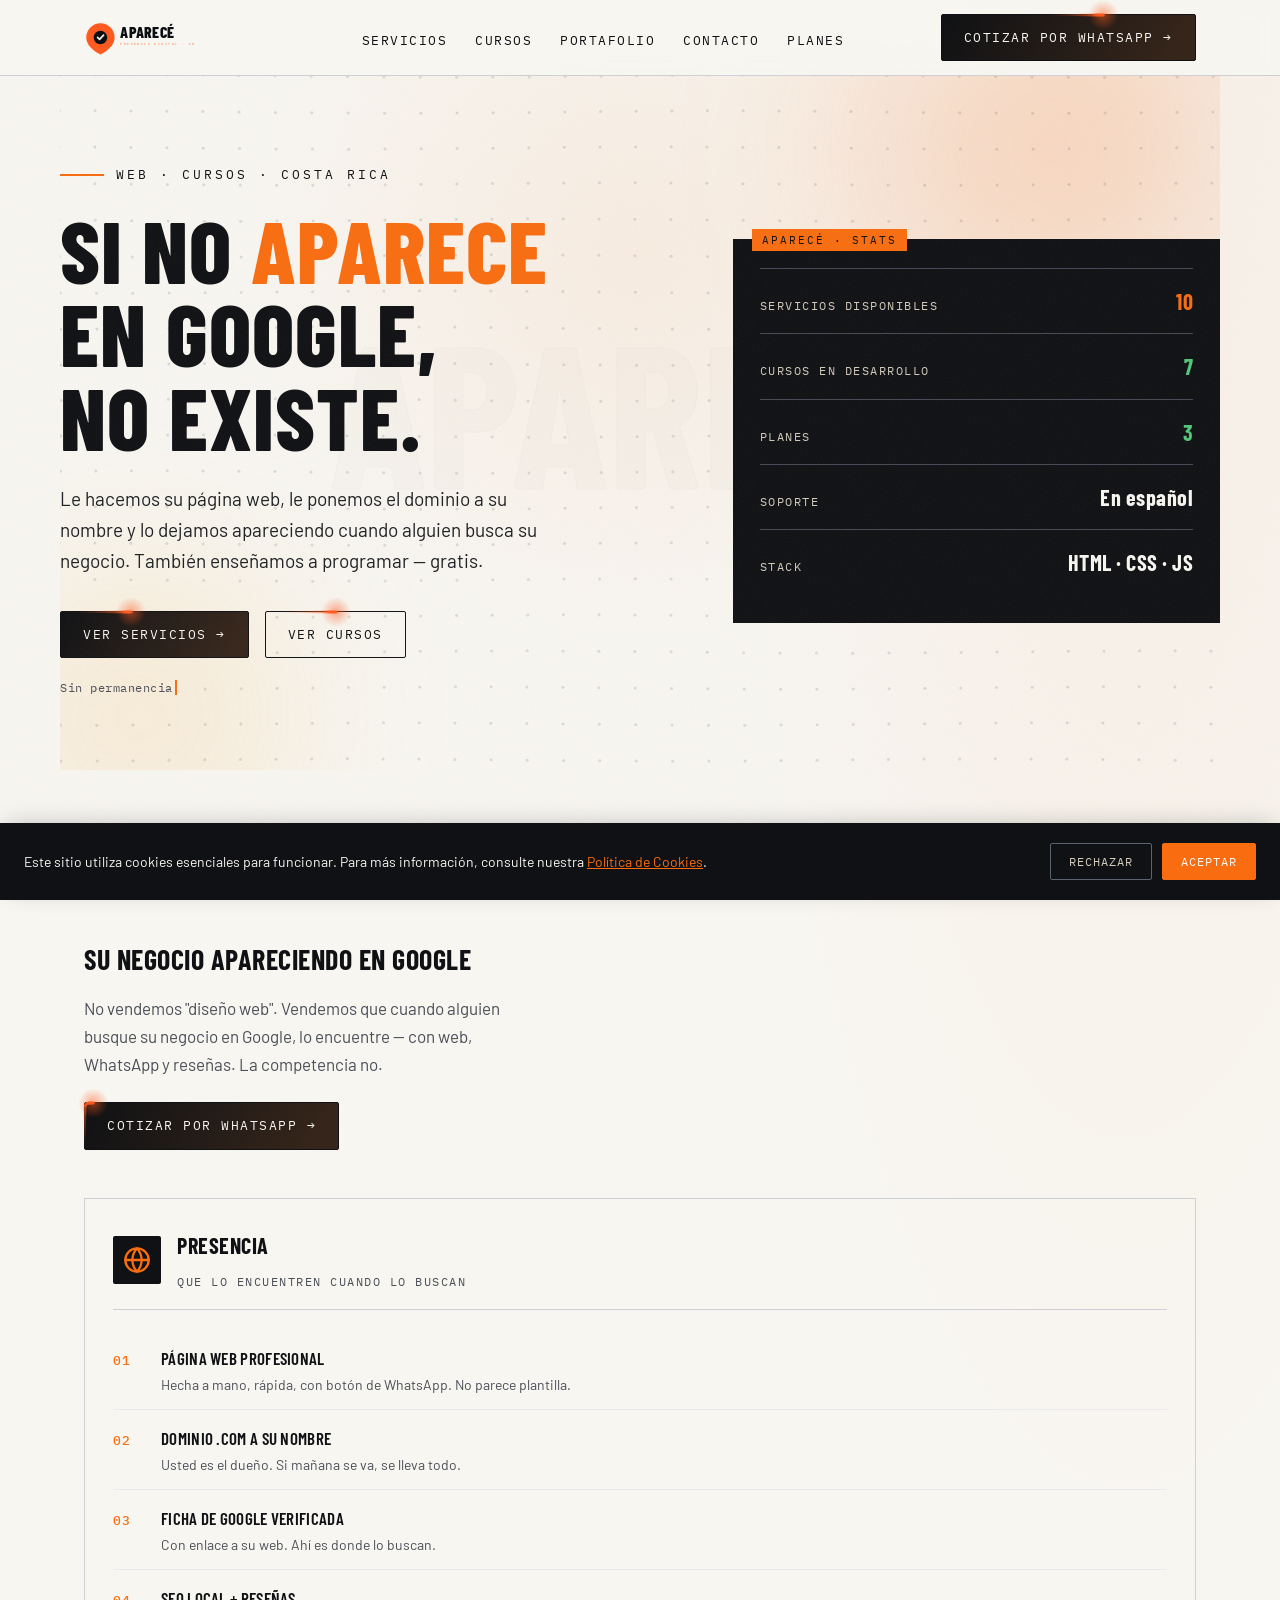
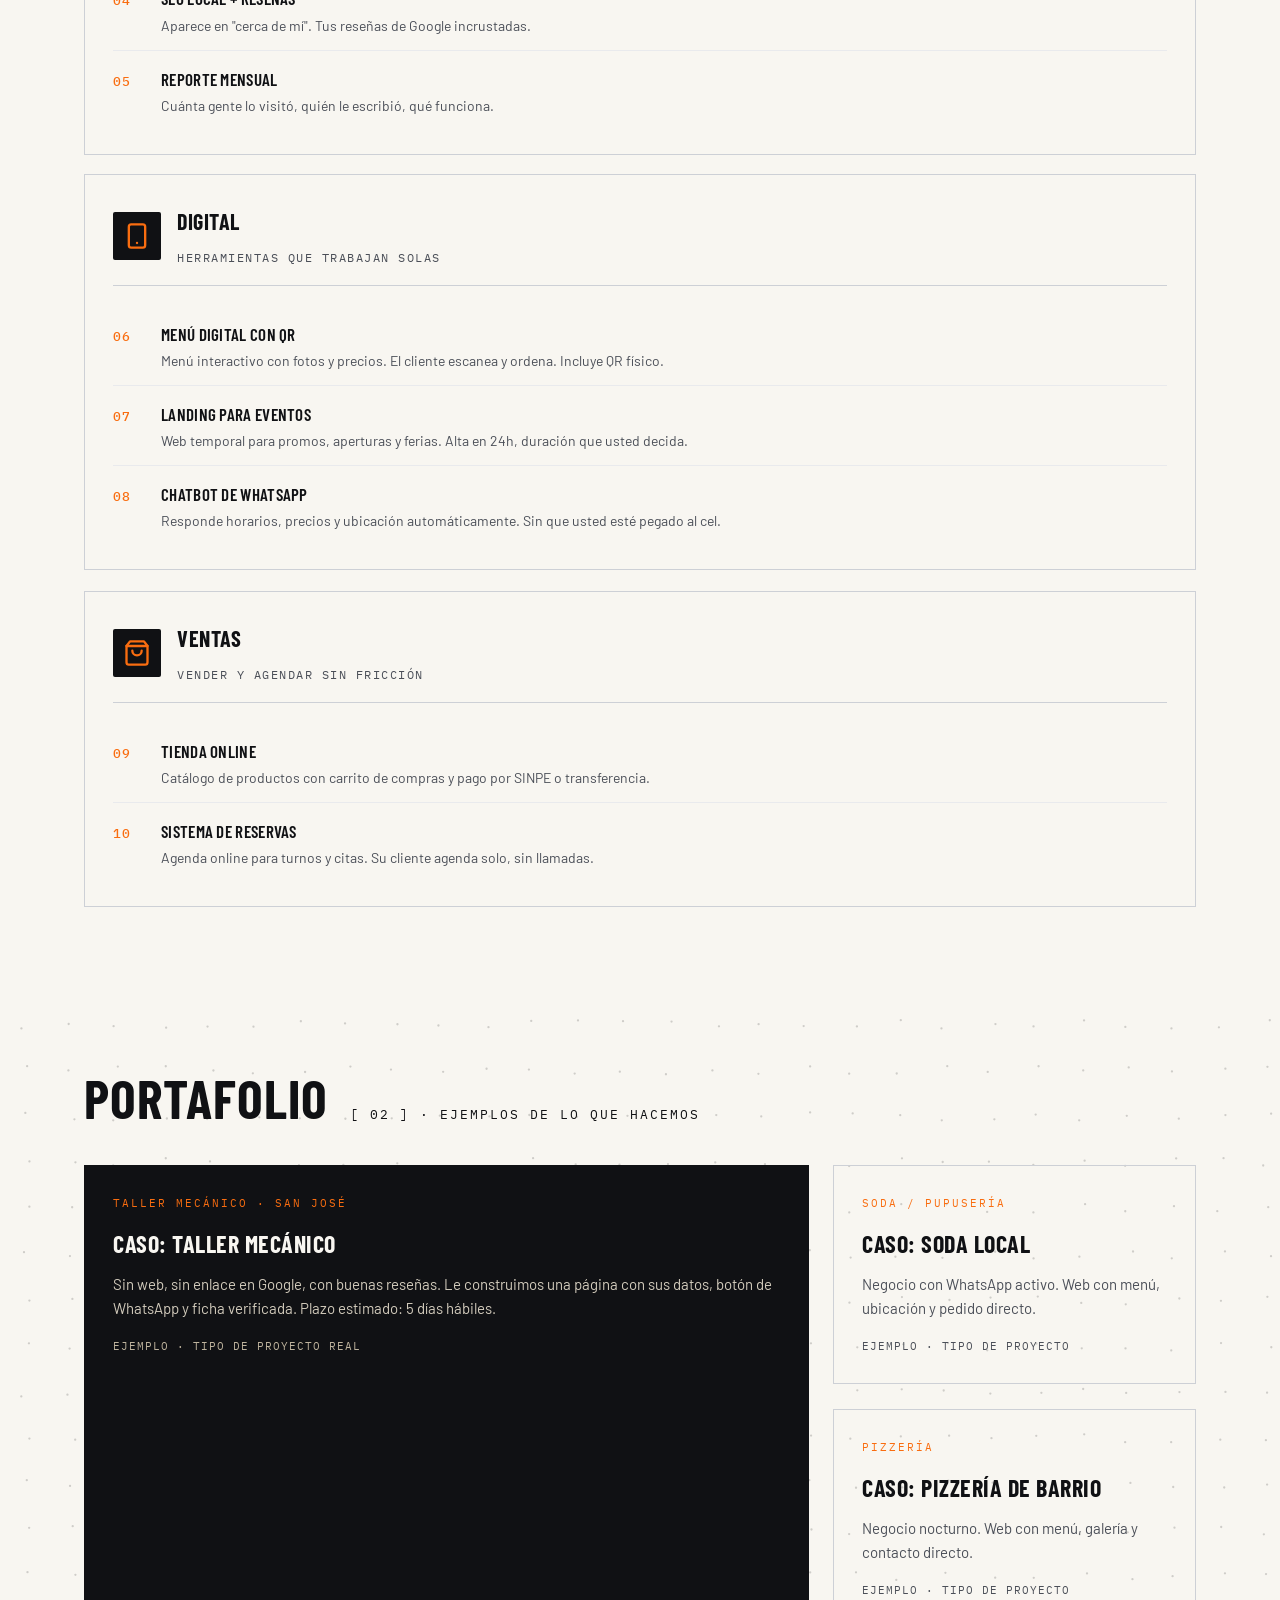
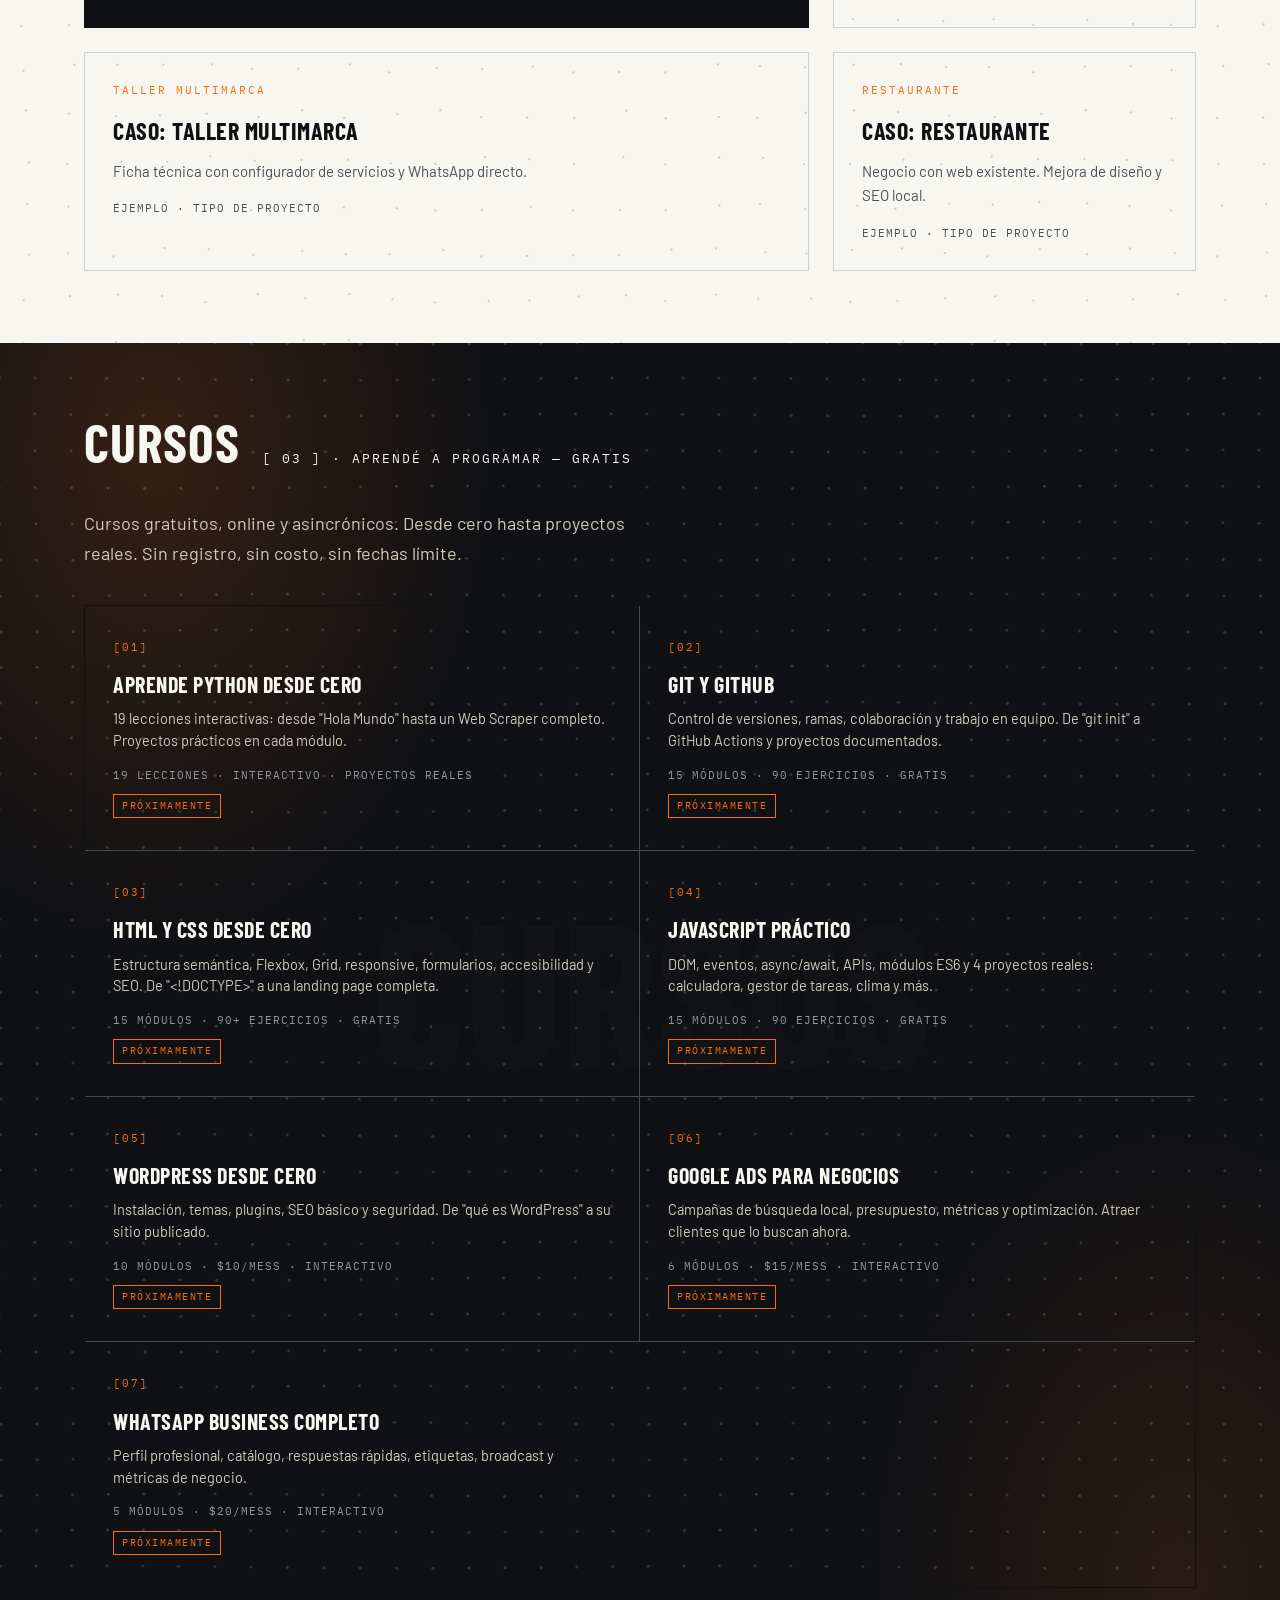
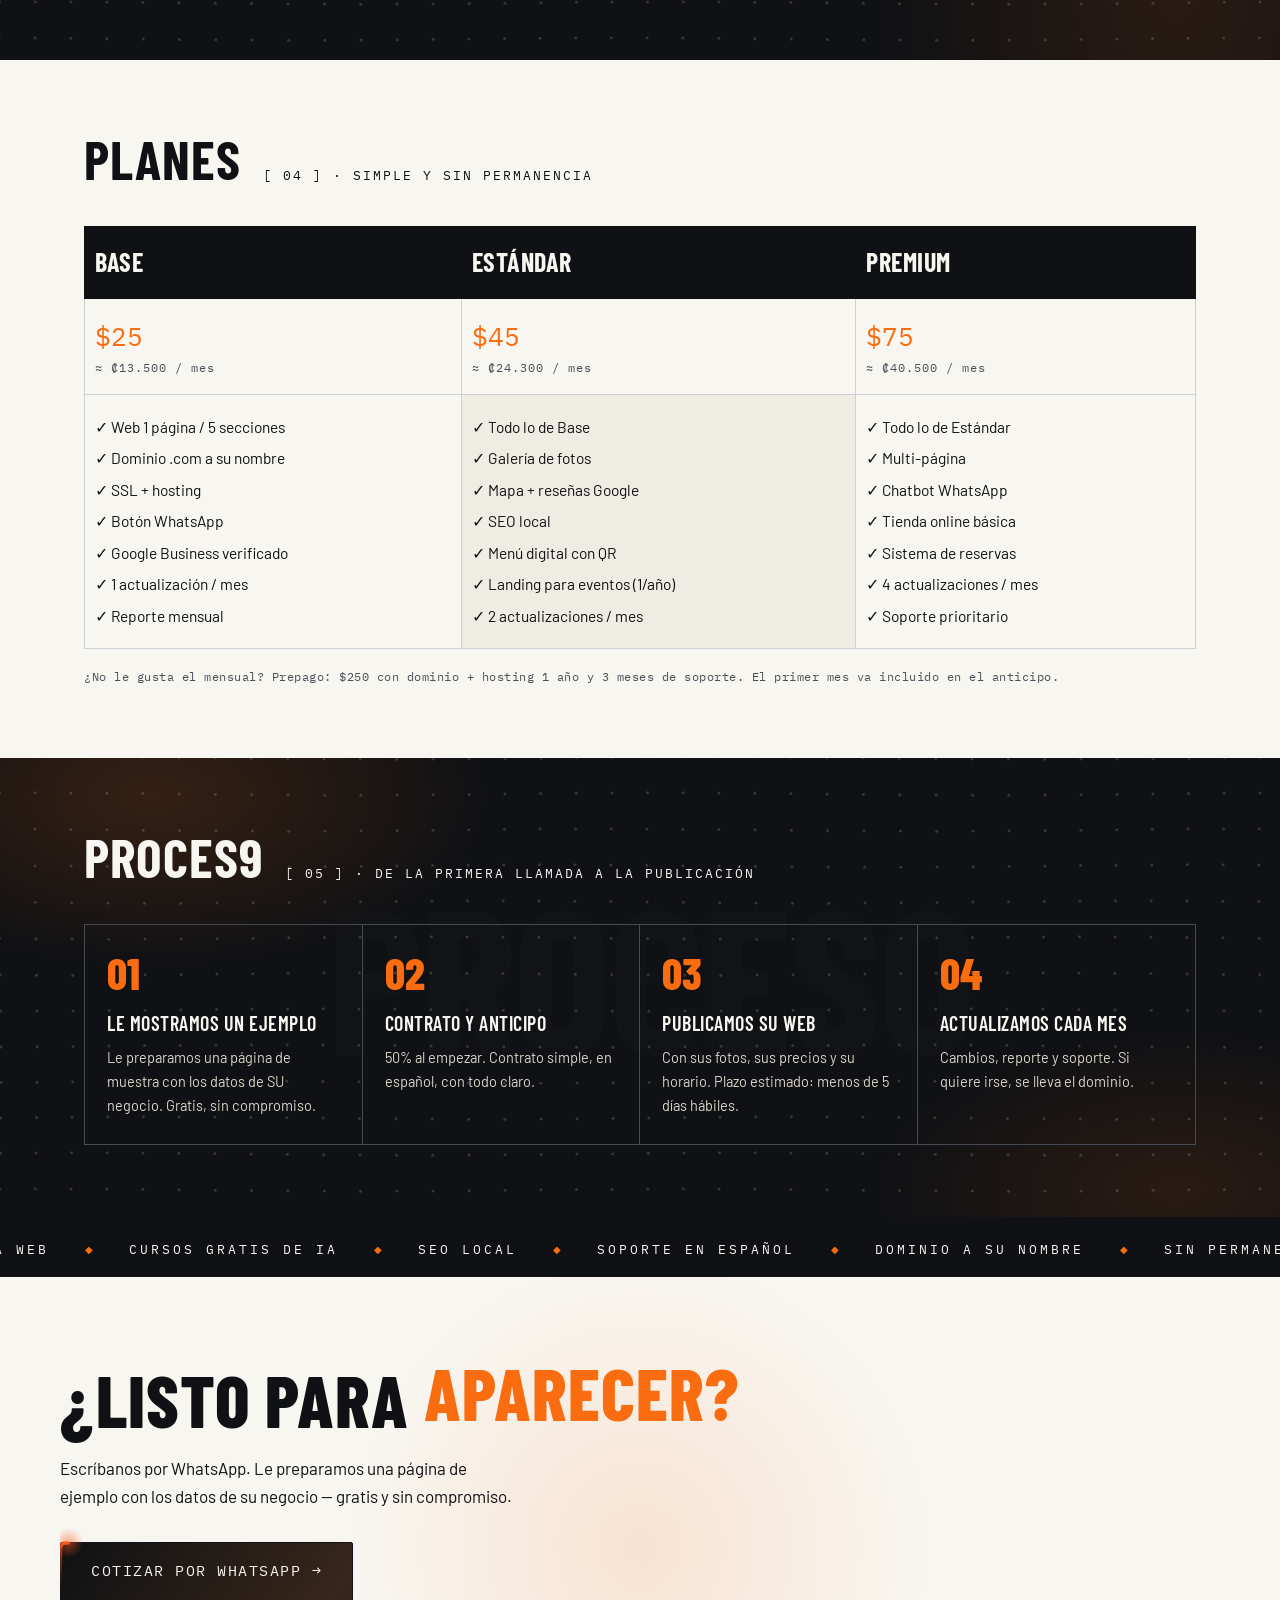
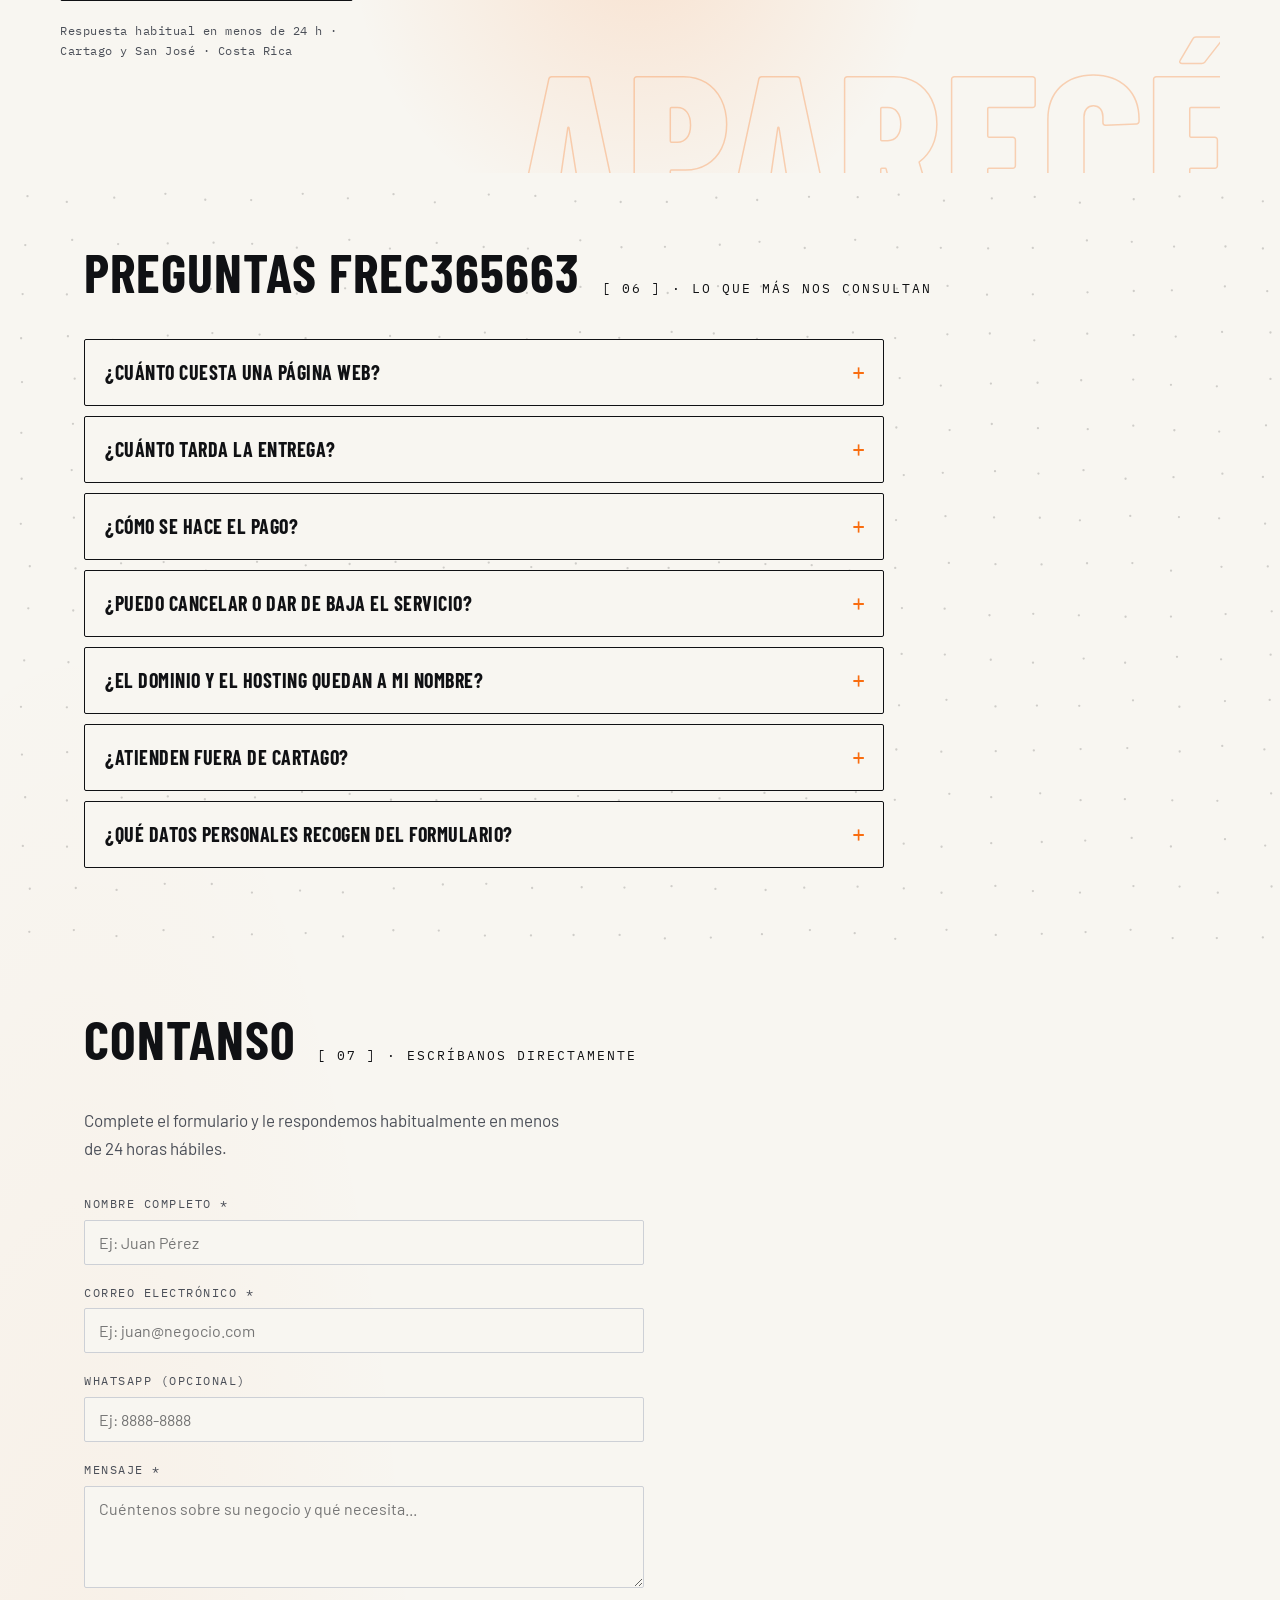
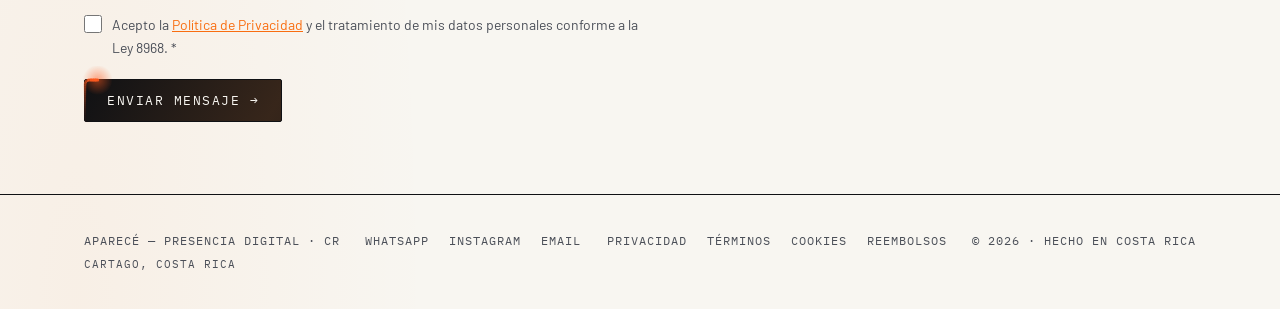
<file: index.html>
<!DOCTYPE html>
<html lang="es">
<head>
  <meta charset="UTF-8">
  <meta name="viewport" content="width=device-width, initial-scale=1.0">
  <title>APARECÉ — Presencia Digital y Cursos · Costa Rica</title>

  <!-- SEO -->
  <meta name="description" content="Páginas web para negocios de Costa Rica y cursos gratuitos de programación. Si no aparece en Google, no existe.">
  <meta name="theme-color" content="#F6F1E7">
  <meta name="robots" content="index, follow">
  <link rel="canonical" href="https://sotonavarrojosue-creator.github.io/aparece-web/">

  <!-- Open Graph -->
  <meta property="og:type" content="website">
  <meta property="og:title" content="APARECÉ — Presencia Digital y Cursos · Costa Rica">
  <meta property="og:description" content="Páginas web para negocios de Costa Rica y cursos gratuitos de programación. Si no aparece en Google, no existe.">
  <meta property="og:url" content="https://sotonavarrojosue-creator.github.io/aparece-web/">
  <meta property="og:image" content="https://sotonavarrojosue-creator.github.io/aparece-web/img/og-image.png">
  <meta property="og:locale" content="es_CR">
  <meta property="og:site_name" content="APARECÉ">

  <!-- Twitter Card -->
  <meta name="twitter:card" content="summary_large_image">
  <meta name="twitter:site" content="@aparece_cr">
  <meta name="twitter:creator" content="@aparece_cr">
  <meta name="twitter:title" content="APARECÉ — Presencia Digital y Cursos · Costa Rica">
  <meta name="twitter:description" content="Páginas web para negocios de Costa Rica y cursos gratuitos de programación.">
  <meta name="twitter:image" content="https://sotonavarrojosue-creator.github.io/aparece-web/img/og-image.png">

  <!-- Favicon -->
  <link rel="icon" href="data:image/svg+xml,%3Csvg xmlns='http://www.w3.org/2000/svg' viewBox='0 0 64 64'%3E%3Cpath d='M32 2 C14.3 2 0 16.3 0 32 C0 56 32 62 32 62 C32 62 64 56 64 32 C64 16.3 49.7 2 32 2 Z' fill='%23FF5A1F'/%3E%3Ccircle cx='32' cy='32' r='16' fill='%230B0F14'/%3E%3Cpath d='M25 32 L30 37 L39 27' stroke='%23F6F1E7' stroke-width='4' fill='none' stroke-linecap='round' stroke-linejoin='round'/%3E%3C/svg%3E">

  <!-- Google Fonts -->
  <link rel="preconnect" href="https://fonts.googleapis.com">
  <link rel="preconnect" href="https://fonts.gstatic.com" crossorigin>
  <link href="https://fonts.googleapis.com/css2?family=Barlow+Condensed:wght@600;700;800&family=Barlow:wght@400;500;600&family=IBM+Plex+Mono:wght@400;500&display=swap" rel="stylesheet" media="print" onload="this.media='all'">

  <!-- Stylesheets -->
  <link rel="stylesheet" href="css/styles.css?v=7">
  <link rel="stylesheet" href="css/responsive.css?v=7">
  <link rel="stylesheet" href="css/shape-waves.css?v=4">
  <script type="importmap">
  {
    "imports": {
      "react": "https://esm.sh/react@18.3.1",
      "react/jsx-runtime": "https://esm.sh/react@18.3.1/jsx-runtime",
      "react-dom": "https://esm.sh/react-dom@18.3.1?external=react",
      "react-dom/client": "https://esm.sh/react-dom@18.3.1/client?external=react",
      "vgpu": "https://esm.sh/vgpu@0.5.0"
    }
  }
  </script>

  <!-- JSON-LD Structured Data -->
  <script type="application/ld+json">
  {
    "@context": "https://schema.org",
    "@type": "LocalBusiness",
    "name": "APARECÉ",
    "description": "Presencia digital para negocios de Costa Rica — páginas web, dominios, Google Business y cursos gratuitos de programación.",
    "url": "https://sotonavarrojosue-creator.github.io/aparece-web/",
    "telephone": "+50672169369",
    "email": "aparece.cr@gmail.com",
    "address": {
      "@type": "PostalAddress",
      "addressLocality": "Cartago",
      "addressRegion": "Cartago",
      "addressCountry": "CR"
    },
    "geo": {
      "@type": "GeoCoordinates",
      "latitude": 9.8642,
      "longitude": -83.9187
    },
    "areaServed": {
      "@type": "Country",
      "name": "Costa Rica"
    },
    "priceRange": "$25-$75",
    "sameAs": [
      "https://www.instagram.com/aparece_cr"
    ]
  }
  </script>
  <script type="application/ld+json">
  {
    "@context": "https://schema.org",
    "@type": "FAQPage",
    "mainEntity": [
      {
        "@type": "Question",
        "name": "¿Cuánto cuesta una página web?",
        "acceptedAnswer": { "@type": "Answer", "text": "Desde $25 (≈ ₡13.500) al mes en el plan Base. No hay costo de instalación ni permanencia." }
      },
      {
        "@type": "Question",
        "name": "¿Cuánto tarda la entrega?",
        "acceptedAnswer": { "@type": "Answer", "text": "El plazo estimado es de menos de 5 días hábiles desde que recibimos todo el contenido. El plazo final se acuerda por escrito en el contrato." }
      },
      {
        "@type": "Question",
        "name": "¿Cómo se hace el pago?",
        "acceptedAnswer": { "@type": "Answer", "text": "Anticipo del 50% al empezar y el resto al publicar. Aceptamos transferencia y SINPE Móvil." }
      },
      {
        "@type": "Question",
        "name": "¿Puedo cancelar o dar de baja el servicio?",
        "acceptedAnswer": { "@type": "Answer", "text": "Sí. Puede cancelar avisando con 15 días de anticipación. Si cancela dentro de los primeros 3 días hábiles y no se ha empezado el trabajo, no se cobra nada." }
      },
      {
        "@type": "Question",
        "name": "¿El dominio y el hosting quedan a mi nombre?",
        "acceptedAnswer": { "@type": "Answer", "text": "Sí. El dominio se registra a su nombre. Si cancela, se lleva el dominio con usted." }
      },
      {
        "@type": "Question",
        "name": "¿Atienden fuera de Cartago?",
        "acceptedAnswer": { "@type": "Answer", "text": "Sí. Trabajamos en toda Costa Rica de forma remota. Nos encontramos en Cartago y San José para reuniones presenciales." }
      },
      {
        "@type": "Question",
        "name": "¿Qué datos personales recogen del formulario?",
        "acceptedAnswer": { "@type": "Answer", "text": "Solo su nombre, correo y (opcionalmente) WhatsApp, para responderle. No compartimos sus datos con terceros." }
      }
    ]
  }
  </script>
</head>
<body id="top">

  <div id="scroll-progress" aria-hidden="true"></div>

  <!-- Skip to content (accesibilidad) -->
  <a class="skip-link" href="#main-content">Saltar al contenido principal</a>

  <!-- Cookie Consent Banner -->
  <div class="cookie-banner" id="cookie-banner" role="dialog" aria-label="Aviso de cookies" hidden>
    <p>Este sitio utiliza cookies esenciales para funcionar. Para más información, consulte nuestra <a href="pages/cookie-policy.html">Política de Cookies</a>.</p>
    <div class="cookie-actions">
      <button class="cookie-btn reject" id="cookie-reject">Rechazar</button>
      <button class="cookie-btn accept" id="cookie-accept">Aceptar</button>
    </div>
  </div>

  <!-- ============================================================
       HEADER
       ============================================================ -->
  <header>
    <div class="wrap nav">
      <a class="brand" href="#top" aria-label="APARECÉ — inicio">
        <svg viewBox="0 0 640 120" role="img" aria-label="APARECÉ">
          <g transform="translate(8,8)">
            <path d="M50 0 C22.4 0 0 22.4 0 50 C0 87.5 50 110 50 110 C50 110 100 87.5 100 50 C100 22.4 77.6 0 50 0 Z" fill="#FF5A1F"/>
            <circle cx="50" cy="50" r="24" fill="#0B0F14"/>
            <path d="M40 50 L47 57 L61 42" stroke="#F6F1E7" stroke-width="6" fill="none" stroke-linecap="round" stroke-linejoin="round"/>
          </g>
          <text x="128" y="60" font-family="'Barlow Condensed','Arial Narrow',sans-serif" font-weight="800" font-size="56" letter-spacing="1" fill="#0B0F14">APARECÉ</text>
          <text x="128" y="84" font-family="'IBM Plex Mono',monospace" font-size="12" letter-spacing="5" fill="#FF5A1F">PRESENCIA DIGITAL · CR</text>
        </svg>
      </a>

      <!-- Hamburger (móvil) -->
      <button class="hamburger" aria-label="Abrir menú" aria-expanded="false">
        <span></span><span></span><span></span>
      </button>

      <nav aria-label="Principal">
        <ul class="nav-links">
          <li><a href="#servicios">Servicios</a></li>
          <li><a href="#cursos">Cursos</a></li>
          <li><a href="#portafolio">Portafolio</a></li>
          <li><a href="#contacto">Contacto</a></li>
          <li><a href="#planes">Planes</a></li>
        </ul>
      </nav>
      <a class="btn" data-comet href="https://wa.me/50672169369?text=Hola%2C%20quiero%20informaci%C3%B3n%20sobre%20los%20servicios%20de%20APAREC%C3%89"><span class="cta-largo">Cotizar por WhatsApp →</span><span class="cta-corto">Contactar →</span></a>
    </div>
  </header>

  <main id="main-content">

    <!-- ============================================================
         HERO
         ============================================================ -->
    <section class="hero wrap">
      <div class="sw-host" data-shape-waves data-text="APARECÉ" data-theme="light" aria-hidden="true"></div>
      <div class="hero-grid">
        <div>
          <div class="kicker">
            <span class="kicker-line"></span>
            <span class="mono kicker-txt fx-shiny">WEB · CURSOS · COSTA RICA</span>
          </div>
          <h1 class="reveal">Si no <em>aparece</em> en Google, no existe.</h1>
          <p class="lead rise d-1">Le hacemos su página web, le ponemos el dominio a su nombre y lo dejamos apareciendo cuando alguien busca su negocio. También enseñamos a programar — gratis.</p>
          <div class="hero-ctas rise d-2">
            <a class="btn" data-comet data-magnet href="#servicios">Ver servicios →</a>
            <a class="btn ghost" data-comet href="#cursos">Ver cursos</a>
          </div>
          <p class="hero-note rise d-3" data-ciclo="Sin permanencia|Dominio a su nombre|Soporte en español">Sin permanencia · Dominio a su nombre · Soporte en español</p>
        </div>
        <aside class="panel slide-in d-2" aria-label="Datos de APARECÉ">
          <div class="panel-row">
            <span>Servicios disponibles</span>
            <span class="accent" data-count="10">10</span>
          </div>
          <div class="panel-row">
            <span>Cursos en desarrollo</span>
            <span class="ok" data-count="7">7</span>
          </div>
          <div class="panel-row">
            <span>Planes</span>
            <span class="ok" data-count="3">3</span>
          </div>
          <div class="panel-row">
            <span>Soporte</span>
            <span>En español</span>
          </div>
          <div class="panel-row">
            <span>Stack</span>
            <span>HTML · CSS · JS</span>
          </div>
        </aside>
      </div>
    </section>

    <!-- ============================================================
         SERVICIOS
         ============================================================ -->
    <section class="sec" id="servicios">
      <div class="wrap">
        <div class="sec-head" data-reveal>
          <h2>Servicios</h2>
          <span class="mono">[ 01 ] · PRESENCIA DIGITAL PARA NEGOCIOS</span>
        </div>
        <div class="svc-intro" data-reveal>
          <h3>Su negocio apareciendo en Google</h3>
          <p>No vendemos "diseño web". Vendemos que cuando alguien busque su negocio en Google, lo encuentre — con web, WhatsApp y reseñas. La competencia no.</p>
          <a class="btn svc-cta" data-comet data-magnet href="https://wa.me/50672169369?text=Hola%2C%20quiero%20una%20p%C3%A1gina%20web%20para%20mi%20negocio">Cotizar por WhatsApp →</a>
        </div>

        <!-- Categoría: Presencia -->
        <div class="svc-cat" data-spotlight data-tilt data-reveal style="--rd:.08s">
          <div class="svc-cat-head">
            <span class="svc-cat-icon">
              <svg width="28" height="28" viewBox="0 0 24 24" fill="none" stroke="currentColor" stroke-width="2" stroke-linecap="round" stroke-linejoin="round"><circle cx="12" cy="12" r="10"/><path d="M2 12h20"/><path d="M12 2a15.3 15.3 0 0 1 4 10 15.3 15.3 0 0 1-4 10 15.3 15.3 0 0 1-4-10 15.3 15.3 0 0 1 4-10z"/></svg>
            </span>
            <div>
              <h4>Presencia</h4>
              <span class="svc-cat-desc">Que lo encuentren cuando lo buscan</span>
            </div>
          </div>
          <div class="svc-cat-items">
            <div class="svc-item">
              <span class="svc-item-num">01</span>
              <div>
                <h5>Página web profesional</h5>
                <p>Hecha a mano, rápida, con botón de WhatsApp. No parece plantilla.</p>
              </div>
            </div>
            <div class="svc-item">
              <span class="svc-item-num">02</span>
              <div>
                <h5>Dominio .com a su nombre</h5>
                <p>Usted es el dueño. Si mañana se va, se lleva todo.</p>
              </div>
            </div>
            <div class="svc-item">
              <span class="svc-item-num">03</span>
              <div>
                <h5>Ficha de Google verificada</h5>
                <p>Con enlace a su web. Ahí es donde lo buscan.</p>
              </div>
            </div>
            <div class="svc-item">
              <span class="svc-item-num">04</span>
              <div>
                <h5>SEO local + reseñas</h5>
                <p>Aparece en "cerca de mí". Tus reseñas de Google incrustadas.</p>
              </div>
            </div>
            <div class="svc-item">
              <span class="svc-item-num">05</span>
              <div>
                <h5>Reporte mensual</h5>
                <p>Cuánta gente lo visitó, quién le escribió, qué funciona.</p>
              </div>
            </div>
          </div>
        </div>

        <!-- Categoría: Digital -->
        <div class="svc-cat" data-spotlight data-tilt data-reveal style="--rd:.16s">
          <div class="svc-cat-head">
            <span class="svc-cat-icon">
              <svg width="28" height="28" viewBox="0 0 24 24" fill="none" stroke="currentColor" stroke-width="2" stroke-linecap="round" stroke-linejoin="round"><rect x="5" y="2" width="14" height="20" rx="2" ry="2"/><path d="M12 18h.01"/></svg>
            </span>
            <div>
              <h4>Digital</h4>
              <span class="svc-cat-desc">Herramientas que trabajan solas</span>
            </div>
          </div>
          <div class="svc-cat-items">
            <div class="svc-item">
              <span class="svc-item-num">06</span>
              <div>
                <h5>Menú digital con QR</h5>
                <p>Menú interactivo con fotos y precios. El cliente escanea y ordena. Incluye QR físico.</p>
              </div>
            </div>
            <div class="svc-item">
              <span class="svc-item-num">07</span>
              <div>
                <h5>Landing para eventos</h5>
                <p>Web temporal para promos, aperturas y ferias. Alta en 24h, duración que usted decida.</p>
              </div>
            </div>
            <div class="svc-item">
              <span class="svc-item-num">08</span>
              <div>
                <h5>Chatbot de WhatsApp</h5>
                <p>Responde horarios, precios y ubicación automáticamente. Sin que usted esté pegado al cel.</p>
              </div>
            </div>
          </div>
        </div>

        <!-- Categoría: Ventas -->
        <div class="svc-cat" data-spotlight data-tilt data-reveal style="--rd:.24s">
          <div class="svc-cat-head">
            <span class="svc-cat-icon">
              <svg width="28" height="28" viewBox="0 0 24 24" fill="none" stroke="currentColor" stroke-width="2" stroke-linecap="round" stroke-linejoin="round"><path d="M6 2L3 6v14a2 2 0 002 2h14a2 2 0 002-2V6l-3-4z"/><line x1="3" y1="6" x2="21" y2="6"/><path d="M16 10a4 4 0 01-8 0"/></svg>
            </span>
            <div>
              <h4>Ventas</h4>
              <span class="svc-cat-desc">Vender y agendar sin fricción</span>
            </div>
          </div>
          <div class="svc-cat-items">
            <div class="svc-item">
              <span class="svc-item-num">09</span>
              <div>
                <h5>Tienda online</h5>
                <p>Catálogo de productos con carrito de compras y pago por SINPE o transferencia.</p>
              </div>
            </div>
            <div class="svc-item">
              <span class="svc-item-num">10</span>
              <div>
                <h5>Sistema de reservas</h5>
                <p>Agenda online para turnos y citas. Su cliente agenda solo, sin llamadas.</p>
              </div>
            </div>
          </div>
        </div>

      </div>
    </section>

    <!-- ============================================================
         PORTAFOLIO
         ============================================================ -->
    <section class="sec" id="portafolio" data-mesh>
      <div class="wrap">
        <div class="sec-head" data-reveal>
          <h2>Portafolio</h2>
          <span class="mono">[ 02 ] · EJEMPLOS DE LO QUE HACEMOS</span>
        </div>
        <div class="portfolio-grid">
          <div class="port-card featured" data-spotlight data-tilt data-reveal>
            <div class="tag">Taller mecánico · San José</div>
            <h3>Caso: Taller mecánico</h3>
            <p>Sin web, sin enlace en Google, con buenas reseñas. Le construimos una página con sus datos, botón de WhatsApp y ficha verificada. Plazo estimado: 5 días hábiles.</p>
            <div class="meta">EJEMPLO · TIPO DE PROYECTO REAL</div>
          </div>
          <div class="port-card" data-spotlight data-tilt data-reveal style="--rd:.08s">
            <div class="tag">Soda / pupusería</div>
            <h3>Caso: Soda local</h3>
            <p>Negocio con WhatsApp activo. Web con menú, ubicación y pedido directo.</p>
            <div class="meta">EJEMPLO · TIPO DE PROYECTO</div>
          </div>
          <div class="port-card" data-spotlight data-tilt data-reveal style="--rd:.16s">
            <div class="tag">Pizzería</div>
            <h3>Caso: Pizzería de barrio</h3>
            <p>Negocio nocturno. Web con menú, galería y contacto directo.</p>
            <div class="meta">EJEMPLO · TIPO DE PROYECTO</div>
          </div>
          <div class="port-card" data-spotlight data-tilt data-reveal style="--rd:.24s">
            <div class="tag">Taller multimarca</div>
            <h3>Caso: Taller multimarca</h3>
            <p>Ficha técnica con configurador de servicios y WhatsApp directo.</p>
            <div class="meta">EJEMPLO · TIPO DE PROYECTO</div>
          </div>
          <div class="port-card" data-spotlight data-tilt data-reveal style="--rd:.32s">
            <div class="tag">Restaurante</div>
            <h3>Caso: Restaurante</h3>
            <p>Negocio con web existente. Mejora de diseño y SEO local.</p>
            <div class="meta">EJEMPLO · TIPO DE PROYECTO</div>
          </div>
        </div>
      </div>
    </section>

    <!-- ============================================================
         CURSOS
         ============================================================ -->
    <section class="sec dark" id="cursos">
      <div class="sw-host" data-shape-waves data-text="CURSOS" data-theme="dark" aria-hidden="true"></div>
      <div class="wrap">
        <div class="sec-head" data-reveal>
          <h2>Cursos</h2>
          <span class="mono">[ 03 ] · APRENDÉ A PROGRAMAR — GRATIS</span>
        </div>
        <p class="courses-intro" data-reveal>Cursos gratuitos, online y asincrónicos. Desde cero hasta proyectos reales. Sin registro, sin costo, sin fechas límite.</p>
        <div class="courses-grid">
          <!-- Cursos gratuitos (próximamente) -->
          <div class="course course-locked" data-spotlight data-reveal style="--rd:.05s">
            <div class="course-num">[01]</div>
            <h3>Aprende Python desde cero</h3>
            <p>19 lecciones interactivas: desde "Hola Mundo" hasta un Web Scraper completo. Proyectos prácticos en cada módulo.</p>
            <div class="course-meta">19 LECCIONES · INTERACTIVO · PROYECTOS REALES</div>
            <span class="course-tag">Próximamente</span>
          </div>
          <div class="course course-locked" data-spotlight data-reveal style="--rd:.12s">
            <div class="course-num">[02]</div>
            <h3>Git y GitHub</h3>
            <p>Control de versiones, ramas, colaboración y trabajo en equipo. De "git init" a GitHub Actions y proyectos documentados.</p>
            <div class="course-meta">15 MÓDULOS · 90 EJERCICIOS · GRATIS</div>
            <span class="course-tag">Próximamente</span>
          </div>
          <div class="course course-locked" data-spotlight data-reveal style="--rd:.19s">
            <div class="course-num">[03]</div>
            <h3>HTML y CSS desde cero</h3>
            <p>Estructura semántica, Flexbox, Grid, responsive, formularios, accesibilidad y SEO. De "&lt;!DOCTYPE&gt;" a una landing page completa.</p>
            <div class="course-meta">15 MÓDULOS · 90+ EJERCICIOS · GRATIS</div>
            <span class="course-tag">Próximamente</span>
          </div>
          <div class="course course-locked" data-spotlight data-reveal style="--rd:.26s">
            <div class="course-num">[04]</div>
            <h3>JavaScript práctico</h3>
            <p>DOM, eventos, async/await, APIs, módulos ES6 y 4 proyectos reales: calculadora, gestor de tareas, clima y más.</p>
            <div class="course-meta">15 MÓDULOS · 90 EJERCICIOS · GRATIS</div>
            <span class="course-tag">Próximamente</span>
          </div>
          <!-- Cursos de pago (próximamente) -->
          <a class="course course-link" data-spotlight data-reveal style="--rd:.33s" href="#planes">
            <div class="course-num">[05]</div>
            <h3>WordPress desde cero</h3>
            <p>Instalación, temas, plugins, SEO básico y seguridad. De "qué es WordPress" a su sitio publicado.</p>
            <div class="course-meta">10 MÓDULOS · $10/MESS · INTERACTIVO</div>
            <span class="course-tag">Próximamente</span>
          </a>
          <a class="course course-link" data-spotlight data-reveal style="--rd:.4s" href="#planes">
            <div class="course-num">[06]</div>
            <h3>Google Ads para negocios</h3>
            <p>Campañas de búsqueda local, presupuesto, métricas y optimización. Atraer clientes que lo buscan ahora.</p>
            <div class="course-meta">6 MÓDULOS · $15/MESS · INTERACTIVO</div>
            <span class="course-tag">Próximamente</span>
          </a>
          <a class="course course-link course-link-last" data-spotlight data-reveal style="--rd:.47s" href="#planes">
            <div class="course-num">[07]</div>
            <h3>WhatsApp Business completo</h3>
            <p>Perfil profesional, catálogo, respuestas rápidas, etiquetas, broadcast y métricas de negocio.</p>
            <div class="course-meta">5 MÓDULOS · $20/MESS · INTERACTIVO</div>
            <span class="course-tag">Próximamente</span>
          </a>
        </div>
      </div>
    </section>

    <!-- ============================================================
         PLANES
         ============================================================ -->
    <section class="sec" id="planes">
      <div class="wrap">
        <div class="sec-head" data-reveal>
          <h2>Planes</h2>
          <span class="mono">[ 04 ] · SIMPLE Y SIN PERMANENCIA</span>
        </div>
        <table class="price-table" data-reveal style="--rd:.1s">
          <thead>
            <tr>
              <th scope="col">Base</th>
              <th scope="col">Estándar</th>
              <th scope="col">Premium</th>
            </tr>
          </thead>
          <tbody>
            <tr>
              <td><span class="plan-price">$25<small>≈ ₡13.500 / mes</small></span></td>
              <td><span class="plan-price">$45<small>≈ ₡24.300 / mes</small></span></td>
              <td><span class="plan-price">$75<small>≈ ₡40.500 / mes</small></span></td>
            </tr>
            <tr>
              <td>
                <ul>
                  <li>✓ Web 1 página / 5 secciones</li>
                  <li>✓ Dominio .com a su nombre</li>
                  <li>✓ SSL + hosting</li>
                  <li>✓ Botón WhatsApp</li>
                  <li>✓ Google Business verificado</li>
                  <li>✓ 1 actualización / mes</li>
                  <li>✓ Reporte mensual</li>
                </ul>
              </td>
              <td class="featured">
                <ul>
                  <li>✓ Todo lo de Base</li>
                  <li>✓ Galería de fotos</li>
                  <li>✓ Mapa + reseñas Google</li>
                  <li>✓ SEO local</li>
                  <li>✓ Menú digital con QR</li>
                  <li>✓ Landing para eventos (1/año)</li>
                  <li>✓ 2 actualizaciones / mes</li>
                </ul>
              </td>
              <td>
                <ul>
                  <li>✓ Todo lo de Estándar</li>
                  <li>✓ Multi-página</li>
                  <li>✓ Chatbot WhatsApp</li>
                  <li>✓ Tienda online básica</li>
                  <li>✓ Sistema de reservas</li>
                  <li>✓ 4 actualizaciones / mes</li>
                  <li>✓ Soporte prioritario</li>
                </ul>
              </td>
            </tr>
          </tbody>
        </table>
        <p class="price-note">¿No le gusta el mensual? Prepago: $250 con dominio + hosting 1 año y 3 meses de soporte. El primer mes va incluido en el anticipo.</p>
      </div>
    </section>

    <!-- ============================================================
         PROCESO
         ============================================================ -->
    <section class="sec dark" id="proceso">
      <div class="sw-host" data-shape-waves data-text="PROCESO" data-theme="dark" aria-hidden="true"></div>
      <div class="wrap">
        <div class="sec-head" data-reveal>
          <h2>Proceso</h2>
          <span class="mono">[ 05 ] · DE LA PRIMERA LLAMADA A LA PUBLICACIÓN</span>
        </div>
        <div class="steps">
          <div class="step" data-spotlight data-reveal>
            <div class="step-num">01</div>
            <h3>Le mostramos un ejemplo</h3>
            <p>Le preparamos una página de muestra con los datos de SU negocio. Gratis, sin compromiso.</p>
          </div>
          <div class="step" data-spotlight data-reveal style="--rd:.1s">
            <div class="step-num">02</div>
            <h3>Contrato y anticipo</h3>
            <p>50% al empezar. Contrato simple, en español, con todo claro.</p>
          </div>
          <div class="step" data-spotlight data-reveal style="--rd:.2s">
            <div class="step-num">03</div>
            <h3>Publicamos su web</h3>
            <p>Con sus fotos, sus precios y su horario. Plazo estimado: menos de 5 días hábiles.</p>
          </div>
          <div class="step" data-spotlight data-reveal style="--rd:.3s">
            <div class="step-num">04</div>
            <h3>Actualizamos cada mes</h3>
            <p>Cambios, reporte y soporte. Si quiere irse, se lleva el dominio.</p>
          </div>
        </div>
      </div>
    </section>

    <!-- ============================================================
         TICKER — MARQUEE REACTIVO AL SCROLL
         ============================================================ -->
    <section class="ticker" aria-hidden="true">
      <div class="ticker-track" data-ticker>
        <span>Página web</span><i>◆</i><span>Cursos gratis de IA</span><i>◆</i><span>SEO local</span><i>◆</i><span>Soporte en español</span><i>◆</i><span>Dominio a su nombre</span><i>◆</i><span>Sin permanencia</span><i>◆</i>
      </div>
    </section>

    <!-- ============================================================
         CTA FINAL
         ============================================================ -->
    <section class="cta-final wrap" data-reveal>
      <h2>¿Listo para <em class="fx-shiny">aparecer?</em></h2>
      <p>Escríbanos por WhatsApp. Le preparamos una página de ejemplo con los datos de su negocio — gratis y sin compromiso.</p>
      <a class="btn btn-big" data-comet data-magnet href="https://wa.me/50672169369?text=Hola%2C%20quiero%20una%20p%C3%A1gina%20web%20para%20mi%20negocio">Cotizar por WhatsApp →</a>
      <p class="hero-note">Respuesta habitual en menos de 24 h · Cartago y San José · Costa Rica</p>
    </section>

    <!-- ============================================================
         PREGUNTAS FRECUENTES
         ============================================================ -->
    <section class="sec" id="faq" data-mesh>
      <div class="wrap">
        <div class="sec-head" data-reveal>
          <h2>Preguntas frecuentes</h2>
          <span class="mono">[ 06 ] · LO QUE MÁS NOS CONSULTAN</span>
        </div>
        <div class="faq-list" data-reveal style="--rd:.1s">
          <details class="faq-item">
            <summary>¿Cuánto cuesta una página web?</summary>
            <p>Desde $25 (≈ ₡13.500) al mes en el plan Base. No hay costo de instalación ni permanencia. Vea todos los detalles en <a href="#planes">Planes</a>.</p>
          </details>
          <details class="faq-item">
            <summary>¿Cuánto tarda la entrega?</summary>
            <p>El plazo estimado es de menos de 5 días hábiles desde que recibimos todo el contenido (textos, fotos y datos del negocio). El plazo final se acuerda por escrito en el contrato.</p>
          </details>
          <details class="faq-item">
            <summary>¿Cómo se hace el pago?</summary>
            <p>Se cobra un anticipo del 50% al empezar y el resto al publicar. Aceptamos transferencia y SINPE Móvil. El comprobante se envía por correo o WhatsApp.</p>
          </details>
          <details class="faq-item">
            <summary>¿Puedo cancelar o dar de baja el servicio?</summary>
            <p>Sí. Puede cancelar en cualquier momento avisando con 15 días de anticipación. Si cancela dentro de los primeros 3 días hábiles y aún no hemos empezado el trabajo, no se cobra nada. Más información en la <a href="pages/refund-policy.html">Política de Reembolsos</a>.</p>
          </details>
          <details class="faq-item">
            <summary>¿El dominio y el hosting quedan a mi nombre?</summary>
            <p>Sí. El dominio se registra a su nombre y usted es el propietario. Si cancela, se lleva el dominio con usted.</p>
          </details>
          <details class="faq-item">
            <summary>¿Atienden fuera de Cartago?</summary>
            <p>Sí. Trabajamos en toda Costa Rica de forma remota. Nos encontramos en Cartago y San José para reuniones presenciales.</p>
          </details>
          <details class="faq-item">
            <summary>¿Qué datos personales recogen del formulario?</summary>
            <p>Solo su nombre, correo y (opcionalmente) WhatsApp, para responderle. No compartimos sus datos con terceros. Consulte la <a href="pages/privacy-policy.html">Política de Privacidad</a>.</p>
          </details>
        </div>
      </div>
    </section>

    <!-- ============================================================
         FORMULARIO DE CONTACTO
         ============================================================ -->
    <section class="sec" id="contacto">
      <div class="wrap">
        <div class="sec-head" data-reveal>
          <h2>Contacto</h2>
          <span class="mono">[ 07 ] · ESCRÍBANOS DIRECTAMENTE</span>
        </div>
        <p class="form-intro" data-reveal>Complete el formulario y le respondemos habitualmente en menos de 24 horas hábiles.</p>
        <form class="contact-form" id="contact-form" action="mailto:aparece.cr@gmail.com" method="post" enctype="text/plain" data-reveal style="--rd:.1s" novalidate>
          <div class="form-group">
            <label for="cf-name">Nombre completo *</label>
            <input type="text" id="cf-name" name="name" required autocomplete="name" placeholder="Ej: Juan Pérez">
            <span class="form-error">Por favor ingrese su nombre.</span>
          </div>
          <div class="form-group">
            <label for="cf-email">Correo electrónico *</label>
            <input type="email" id="cf-email" name="email" required autocomplete="email" placeholder="Ej: juan@negocio.com">
            <span class="form-error">Por favor ingrese un correo válido.</span>
          </div>
          <div class="form-group">
            <label for="cf-phone">WhatsApp (opcional)</label>
            <input type="tel" id="cf-phone" name="phone" autocomplete="tel" placeholder="Ej: 8888-8888">
          </div>
          <div class="form-group">
            <label for="cf-message">Mensaje *</label>
            <textarea id="cf-message" name="message" required rows="4" placeholder="Cuéntenos sobre su negocio y qué necesita..."></textarea>
            <span class="form-error">Por favor escriba su mensaje.</span>
          </div>
          <div class="form-consent" id="cf-consent-group">
            <input type="checkbox" id="cf-consent" name="consent" required>
            <label for="cf-consent">Acepto la <a href="pages/privacy-policy.html">Política de Privacidad</a> y el tratamiento de mis datos personales conforme a la Ley 8968. *</label>
            <span class="form-error" id="cf-consent-error">Debe aceptar la política de privacidad para continuar.</span>
          </div>
          <button class="btn" data-comet type="submit">Enviar mensaje →</button>
          <p class="form-success" id="form-success">✓ Listo. Se abrió su aplicación de correo con el mensaje. Si no se abrió, escríbanos por WhatsApp.</p>
        </form>
      </div>
    </section>

  </main>

  <!-- ============================================================
       FOOTER
       ============================================================ -->
  <footer>
    <div class="wrap foot">
      <div>
        <span>APARECÉ — Presencia Digital · CR</span>
        <span class="foot-sub">Cartago, Costa Rica</span>
      </div>
      <div class="foot-links">
        <a href="https://wa.me/50672169369">WhatsApp</a>
        <a href="https://www.instagram.com/aparece_cr" target="_blank" rel="noopener noreferrer">Instagram</a>
        <a href="mailto:aparece.cr@gmail.com">Email</a>
      </div>
      <div class="foot-links">
        <a href="pages/privacy-policy.html">Privacidad</a>
        <a href="pages/terms-conditions.html">Términos</a>
        <a href="pages/cookie-policy.html">Cookies</a>
        <a href="pages/refund-policy.html">Reembolsos</a>
      </div>
      <span>© 2026 · Hecho en Costa Rica</span>
    </div>
  </footer>

  <!-- JavaScript -->
  <script src="js/main.js" defer></script>
  <script type="module" src="js/shape-waves-bg.js?v=5" defer></script>
  <script src="js/fx.js?v=7" defer></script>

</body>
</html>
</file>
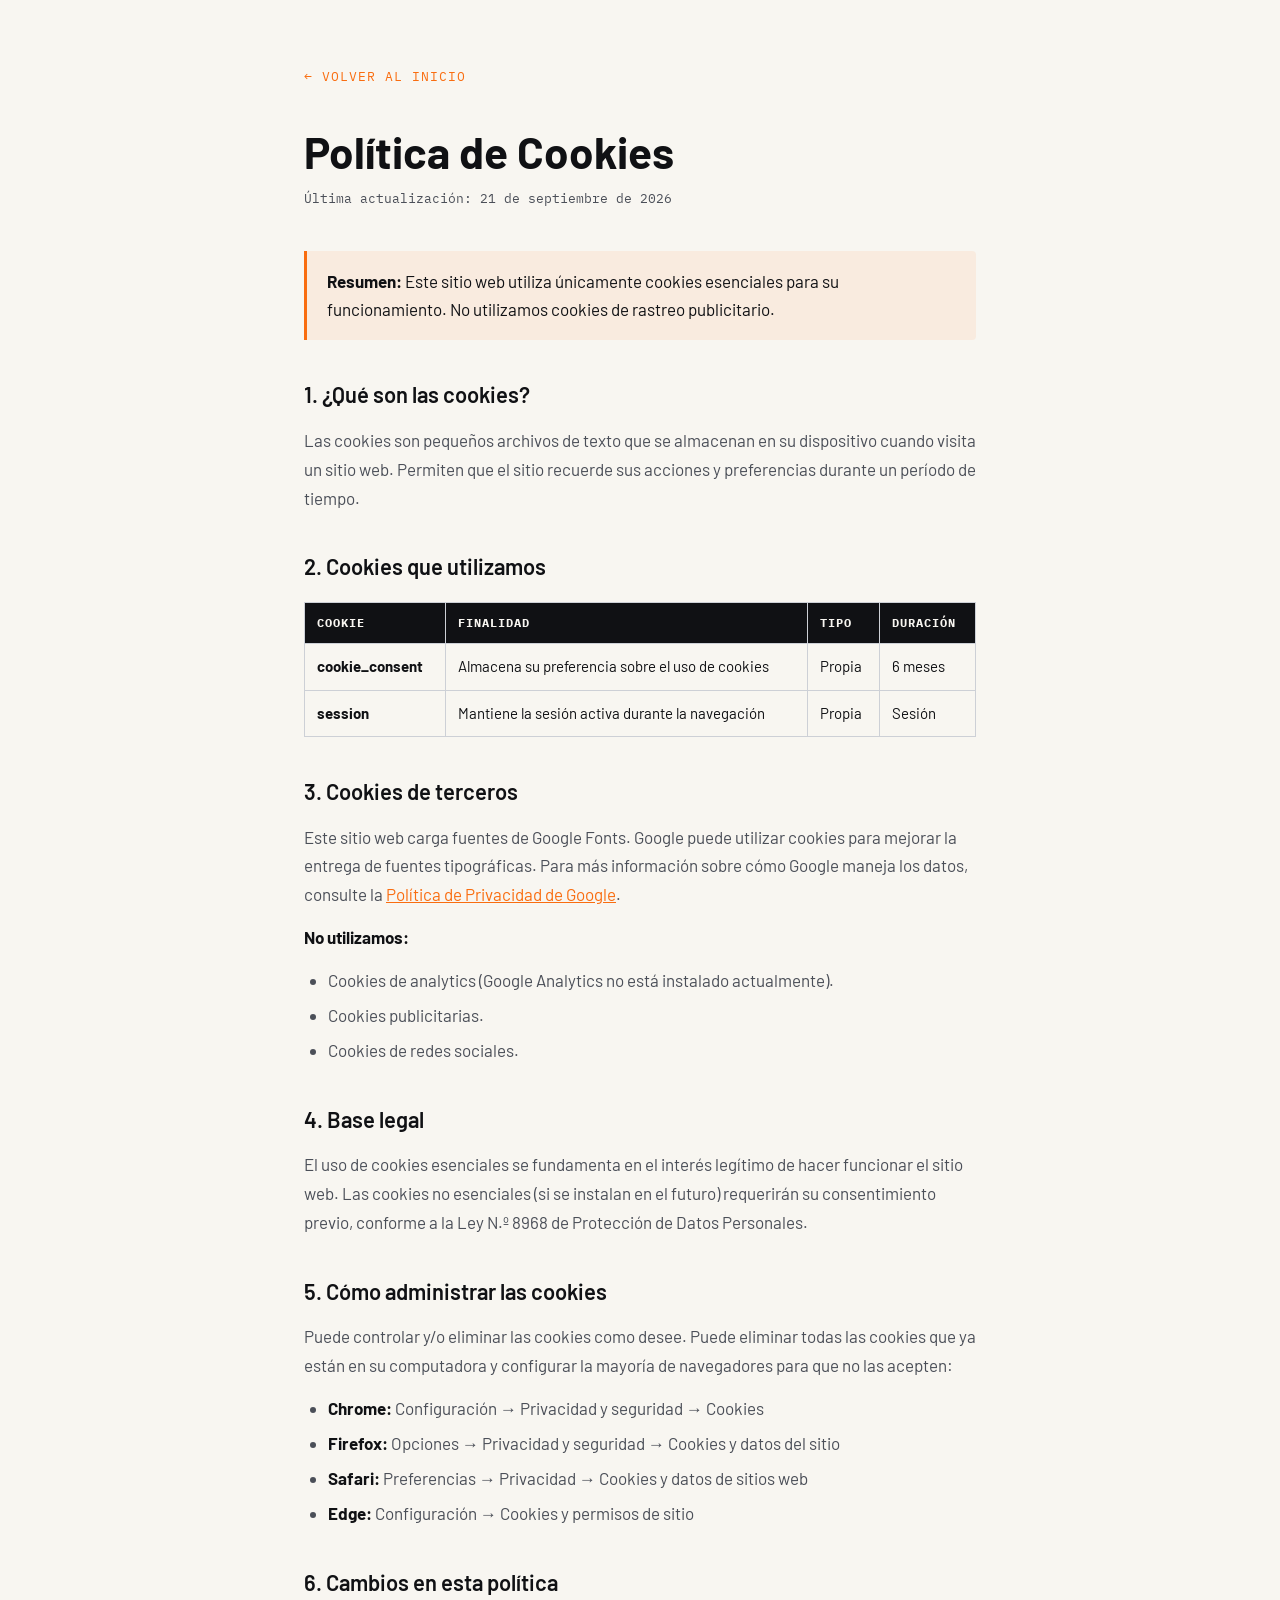
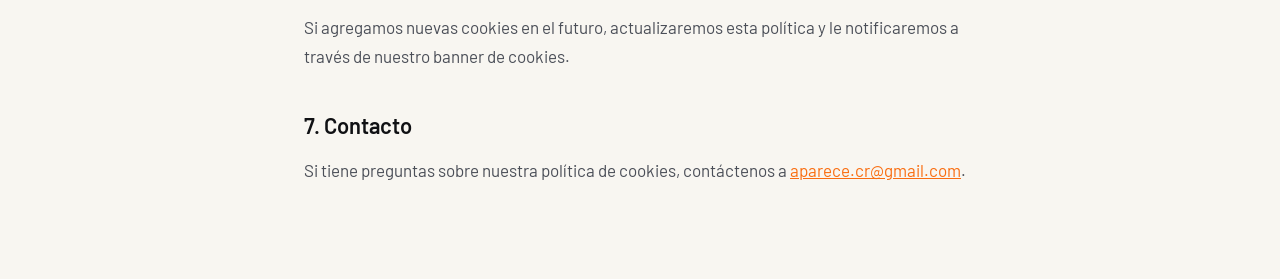
<file: pages/cookie-policy.html>
<!DOCTYPE html>
<html lang="es">
<head>
  <meta charset="UTF-8">
  <meta name="viewport" content="width=device-width, initial-scale=1.0">
  <link rel="canonical" href="https://sotonavarrojosue-creator.github.io/aparece-web/pages/cookie-policy.html">
  <title>Política de Cookies — APARECÉ</title>
  <meta name="description" content="Conozca qué cookies utiliza APARECÉ y cómo puede administrarlas.">
  <link rel="icon" href="data:image/svg+xml,%3Csvg xmlns='http://www.w3.org/2000/svg' viewBox='0 0 64 64'%3E%3Cpath d='M32 2 C14.3 2 0 16.3 0 32 C0 56 32 62 32 62 C32 62 64 56 64 32 C64 16.3 49.7 2 32 2 Z' fill='%23FF5A1F'/%3E%3Ccircle cx='32' cy='32' r='16' fill='%230B0F14'/%3E%3Cpath d='M25 32 L30 37 L39 27' stroke='%23F6F1E7' stroke-width='4' fill='none' stroke-linecap='round' stroke-linejoin='round'/%3E%3C/svg%3E">
  <link rel="preconnect" href="https://fonts.googleapis.com">
  <link rel="preconnect" href="https://fonts.gstatic.com" crossorigin>
  <link href="https://fonts.googleapis.com/css2?family=Barlow:wght@400;500;600&family=IBM+Plex+Mono:wght@400;500&display=swap" rel="stylesheet" media="print" onload="this.media='all'">
  <style>
    :root {
      --carbono: hsl(220 12% 7%);
      --papel: hsl(40 33% 96%);
      --naranja: hsl(24 95% 52%);
      --gris: hsl(220 8% 32%);
      --hairline: hsl(220 10% 82%);
      --body: 'Barlow', 'Helvetica Neue', sans-serif;
      --mono: 'IBM Plex Mono', 'Courier New', monospace;
    }
    * { margin: 0; padding: 0; box-sizing: border-box; }
    body { font-family: var(--body); background: var(--papel); color: var(--carbono); font-size: 17px; line-height: 1.7; }
    .page { max-width: 720px; margin: 0 auto; padding: 60px 24px 80px; }
    .back { display: inline-flex; align-items: center; gap: 6px; font-family: var(--mono); font-size: 13px; letter-spacing: 1px; text-transform: uppercase; color: var(--naranja); text-decoration: none; margin-bottom: 40px; }
    .back:hover { text-decoration: underline; }
    h1 { font-size: clamp(32px, 5vw, 44px); font-weight: 700; line-height: 1.1; margin-bottom: 12px; }
    .updated { font-family: var(--mono); font-size: 13px; color: var(--gris); margin-bottom: 40px; }
    h2 { font-size: 22px; font-weight: 600; margin: 36px 0 12px; }
    p, li { color: var(--gris); }
    p { margin-bottom: 14px; }
    ul, ol { margin: 0 0 14px 24px; }
    li { margin-bottom: 6px; }
    strong { color: var(--carbono); }
    a { color: var(--naranja); }
    .highlight { background: hsl(24 95% 52% / .08); border-left: 3px solid var(--naranja); padding: 16px 20px; margin: 20px 0; border-radius: 0 4px 4px 0; }
    .highlight p { margin-bottom: 0; color: var(--carbono); }
    table { width: 100%; border-collapse: collapse; margin: 16px 0; }
    th, td { text-align: left; padding: 10px 12px; border: 1px solid var(--hairline); font-size: 15px; }
    th { background: var(--carbono); color: var(--papel); font-family: var(--mono); font-size: 12px; letter-spacing: 1px; text-transform: uppercase; }
  </style>
</head>
<body>
  <div class="page">
    <a class="back" href="../index.html">← Volver al inicio</a>

    <h1>Política de Cookies</h1>
    <p class="updated">Última actualización: 21 de septiembre de 2026</p>

    <div class="highlight">
      <p><strong>Resumen:</strong> Este sitio web utiliza únicamente cookies esenciales para su funcionamiento. No utilizamos cookies de rastreo publicitario.</p>
    </div>

    <h2>1. ¿Qué son las cookies?</h2>
    <p>Las cookies son pequeños archivos de texto que se almacenan en su dispositivo cuando visita un sitio web. Permiten que el sitio recuerde sus acciones y preferencias durante un período de tiempo.</p>

    <h2>2. Cookies que utilizamos</h2>
    <table>
      <thead>
        <tr><th>Cookie</th><th>Finalidad</th><th>Tipo</th><th>Duración</th></tr>
      </thead>
      <tbody>
        <tr>
          <td><strong>cookie_consent</strong></td>
          <td>Almacena su preferencia sobre el uso de cookies</td>
          <td>Propia</td>
          <td>6 meses</td>
        </tr>
        <tr>
          <td><strong>session</strong></td>
          <td>Mantiene la sesión activa durante la navegación</td>
          <td>Propia</td>
          <td>Sesión</td>
        </tr>
      </tbody>
    </table>

    <h2>3. Cookies de terceros</h2>
    <p>Este sitio web carga fuentes de Google Fonts. Google puede utilizar cookies para mejorar la entrega de fuentes tipográficas. Para más información sobre cómo Google maneja los datos, consulte la <a href="https://policies.google.com/privacy" target="_blank" rel="noopener noreferrer">Política de Privacidad de Google</a>.</p>
    <p><strong>No utilizamos:</strong></p>
    <ul>
      <li>Cookies de analytics (Google Analytics no está instalado actualmente).</li>
      <li>Cookies publicitarias.</li>
      <li>Cookies de redes sociales.</li>
    </ul>

    <h2>4. Base legal</h2>
    <p>El uso de cookies esenciales se fundamenta en el interés legítimo de hacer funcionar el sitio web. Las cookies no esenciales (si se instalan en el futuro) requerirán su consentimiento previo, conforme a la Ley N.º 8968 de Protección de Datos Personales.</p>

    <h2>5. Cómo administrar las cookies</h2>
    <p>Puede controlar y/o eliminar las cookies como desee. Puede eliminar todas las cookies que ya están en su computadora y configurar la mayoría de navegadores para que no las acepten:</p>
    <ul>
      <li><strong>Chrome:</strong> Configuración → Privacidad y seguridad → Cookies</li>
      <li><strong>Firefox:</strong> Opciones → Privacidad y seguridad → Cookies y datos del sitio</li>
      <li><strong>Safari:</strong> Preferencias → Privacidad → Cookies y datos de sitios web</li>
      <li><strong>Edge:</strong> Configuración → Cookies y permisos de sitio</li>
    </ul>

    <h2>6. Cambios en esta política</h2>
    <p>Si agregamos nuevas cookies en el futuro, actualizaremos esta política y le notificaremos a través de nuestro banner de cookies.</p>

    <h2>7. Contacto</h2>
    <p>Si tiene preguntas sobre nuestra política de cookies, contáctenos a <a href="mailto:aparece.cr@gmail.com">aparece.cr@gmail.com</a>.</p>
  </div>
</body>
</html>
</file>
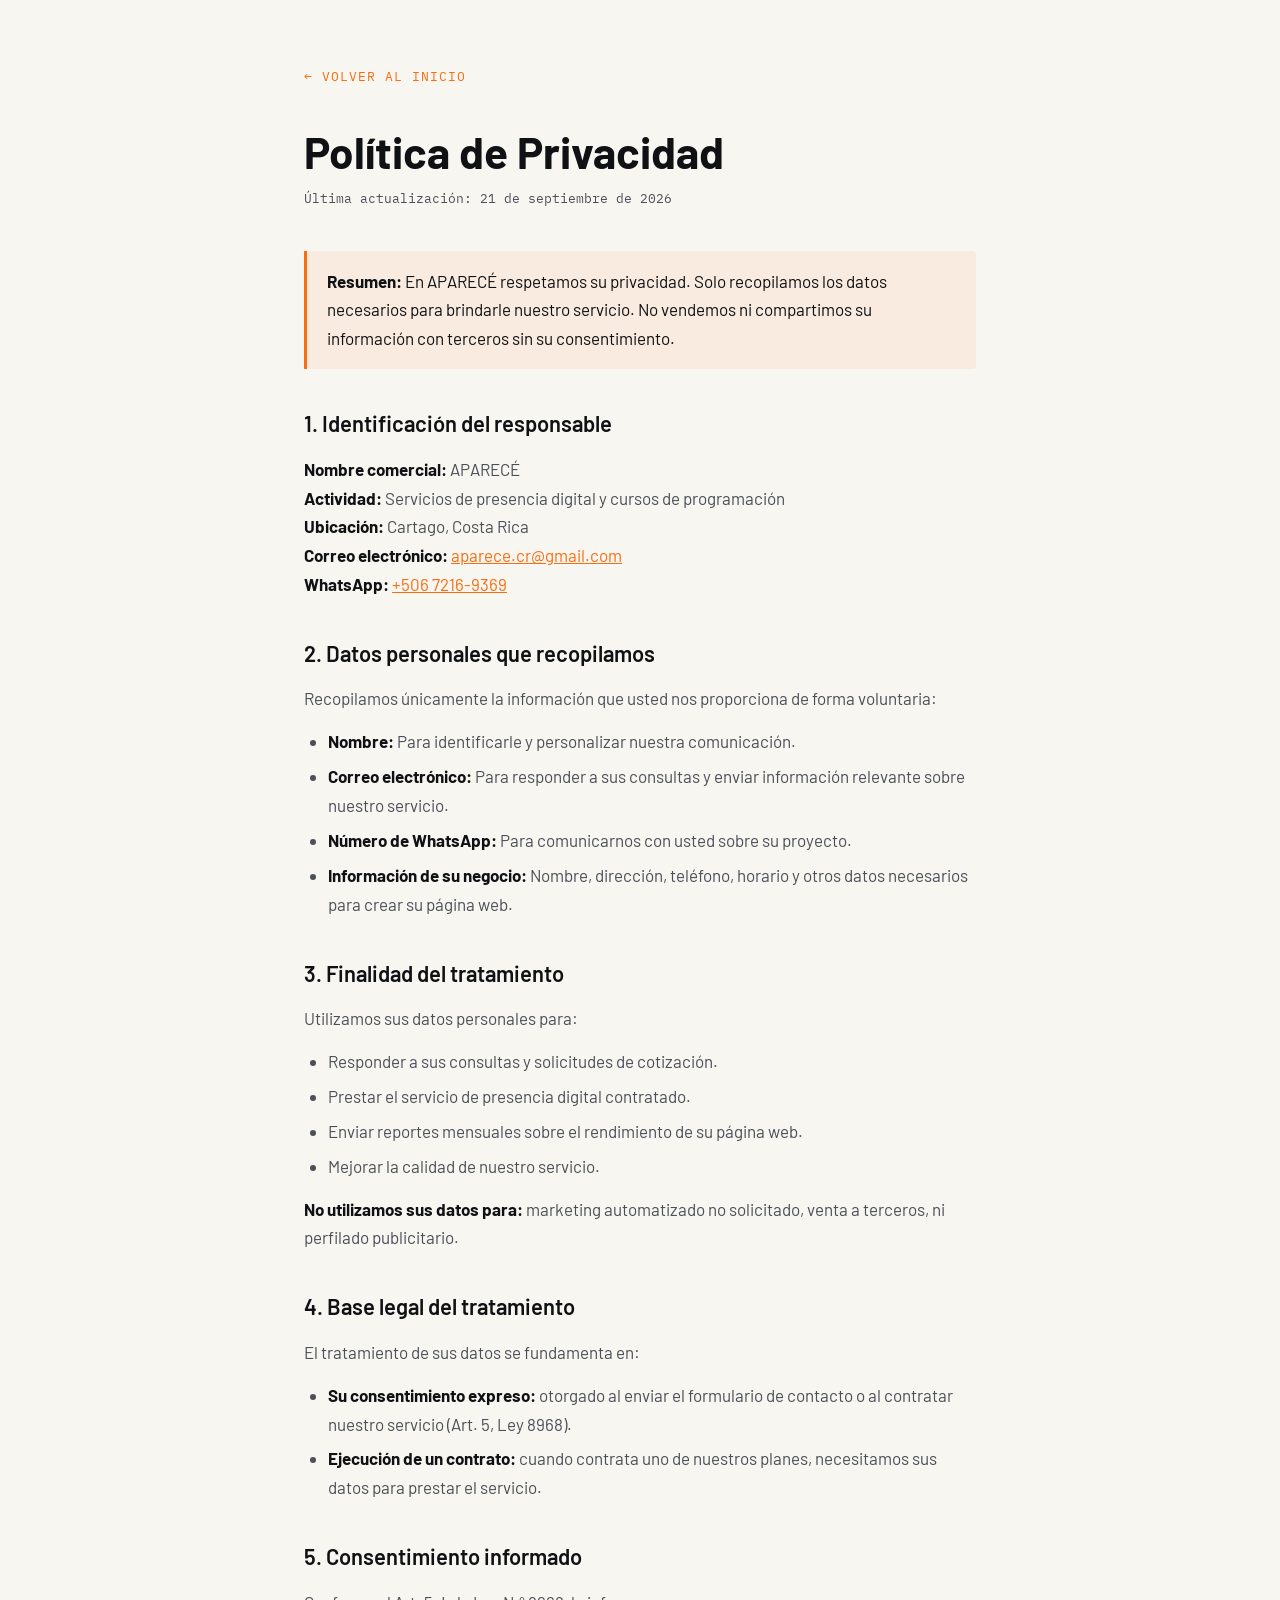
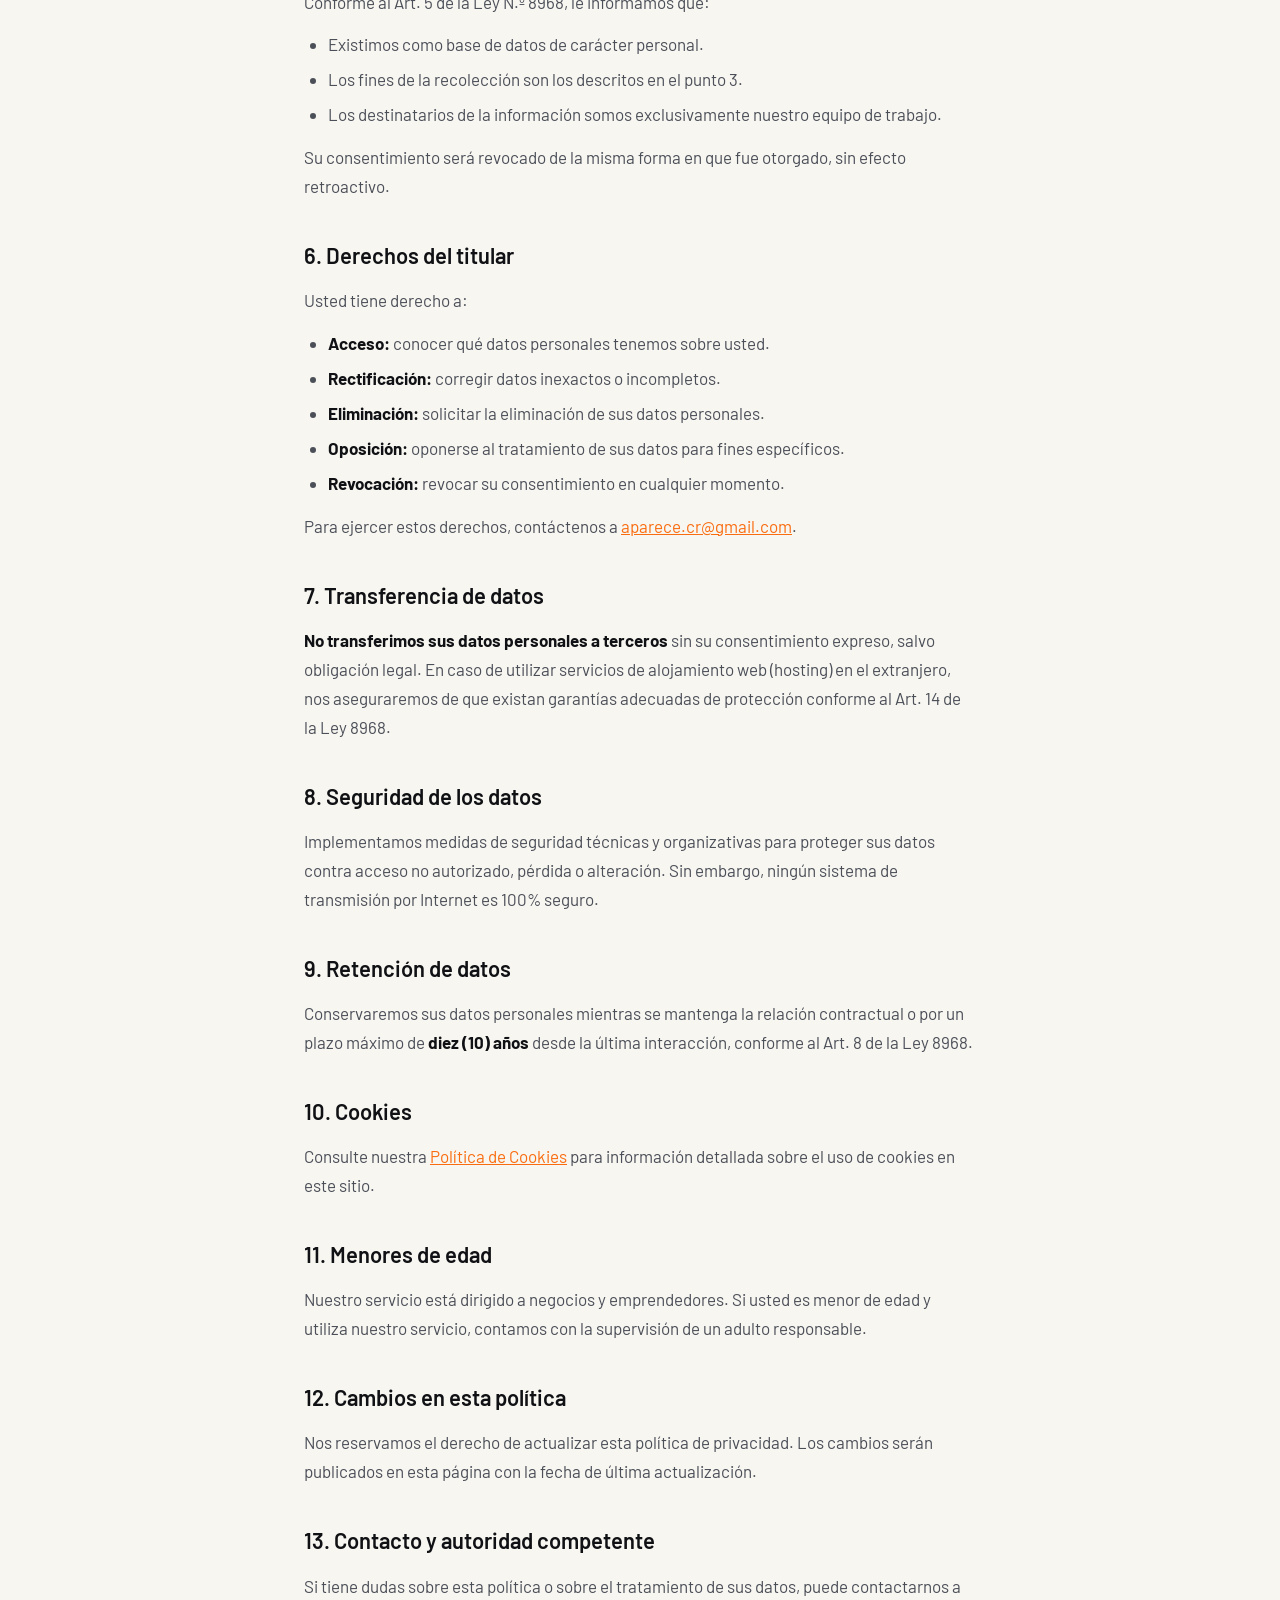
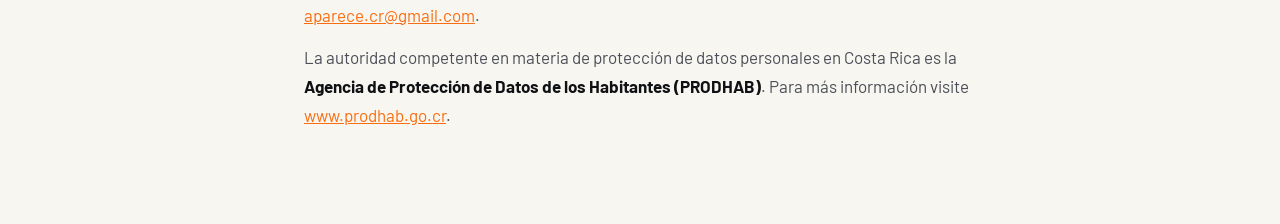
<file: pages/privacy-policy.html>
<!DOCTYPE html>
<html lang="es">
<head>
  <meta charset="UTF-8">
  <meta name="viewport" content="width=device-width, initial-scale=1.0">
  <link rel="canonical" href="https://sotonavarrojosue-creator.github.io/aparece-web/pages/privacy-policy.html">
  <title>Política de Privacidad — APARECÉ</title>
  <meta name="description" content="Conozca cómo APARECÉ recopila, usa y protege su información personal conforme a la Ley 8968 de Costa Rica.">
  <link rel="icon" href="data:image/svg+xml,%3Csvg xmlns='http://www.w3.org/2000/svg' viewBox='0 0 64 64'%3E%3Cpath d='M32 2 C14.3 2 0 16.3 0 32 C0 56 32 62 32 62 C32 62 64 56 64 32 C64 16.3 49.7 2 32 2 Z' fill='%23FF5A1F'/%3E%3Ccircle cx='32' cy='32' r='16' fill='%230B0F14'/%3E%3Cpath d='M25 32 L30 37 L39 27' stroke='%23F6F1E7' stroke-width='4' fill='none' stroke-linecap='round' stroke-linejoin='round'/%3E%3C/svg%3E">
  <link rel="preconnect" href="https://fonts.googleapis.com">
  <link rel="preconnect" href="https://fonts.gstatic.com" crossorigin>
  <link href="https://fonts.googleapis.com/css2?family=Barlow:wght@400;500;600&family=IBM+Plex+Mono:wght@400;500&display=swap" rel="stylesheet" media="print" onload="this.media='all'">
  <style>
    :root {
      --carbono: hsl(220 12% 7%);
      --papel: hsl(40 33% 96%);
      --naranja: hsl(24 95% 52%);
      --gris: hsl(220 8% 32%);
      --hairline: hsl(220 10% 82%);
      --body: 'Barlow', 'Helvetica Neue', sans-serif;
      --mono: 'IBM Plex Mono', 'Courier New', monospace;
    }
    * { margin: 0; padding: 0; box-sizing: border-box; }
    body { font-family: var(--body); background: var(--papel); color: var(--carbono); font-size: 17px; line-height: 1.7; }
    .page { max-width: 720px; margin: 0 auto; padding: 60px 24px 80px; }
    .back { display: inline-flex; align-items: center; gap: 6px; font-family: var(--mono); font-size: 13px; letter-spacing: 1px; text-transform: uppercase; color: var(--naranja); text-decoration: none; margin-bottom: 40px; }
    .back:hover { text-decoration: underline; }
    h1 { font-size: clamp(32px, 5vw, 44px); font-weight: 700; line-height: 1.1; margin-bottom: 12px; }
    .updated { font-family: var(--mono); font-size: 13px; color: var(--gris); margin-bottom: 40px; }
    h2 { font-size: 22px; font-weight: 600; margin: 36px 0 12px; }
    p, li { color: var(--gris); }
    p { margin-bottom: 14px; }
    ul, ol { margin: 0 0 14px 24px; }
    li { margin-bottom: 6px; }
    strong { color: var(--carbono); }
    a { color: var(--naranja); }
    .highlight { background: hsl(24 95% 52% / .08); border-left: 3px solid var(--naranja); padding: 16px 20px; margin: 20px 0; border-radius: 0 4px 4px 0; }
    .highlight p { margin-bottom: 0; color: var(--carbono); }
  </style>
</head>
<body>
  <div class="page">
    <a class="back" href="../index.html">← Volver al inicio</a>

    <h1>Política de Privacidad</h1>
    <p class="updated">Última actualización: 21 de septiembre de 2026</p>

    <div class="highlight">
      <p><strong>Resumen:</strong> En APARECÉ respetamos su privacidad. Solo recopilamos los datos necesarios para brindarle nuestro servicio. No vendemos ni compartimos su información con terceros sin su consentimiento.</p>
    </div>

    <h2>1. Identificación del responsable</h2>
    <p><strong>Nombre comercial:</strong> APARECÉ<br>
    <strong>Actividad:</strong> Servicios de presencia digital y cursos de programación<br>
    <strong>Ubicación:</strong> Cartago, Costa Rica<br>
    <strong>Correo electrónico:</strong> <a href="mailto:aparece.cr@gmail.com">aparece.cr@gmail.com</a><br>
    <strong>WhatsApp:</strong> <a href="https://wa.me/50672169369">+506 7216‑9369</a></p>

    <h2>2. Datos personales que recopilamos</h2>
    <p>Recopilamos únicamente la información que usted nos proporciona de forma voluntaria:</p>
    <ul>
      <li><strong>Nombre:</strong> Para identificarle y personalizar nuestra comunicación.</li>
      <li><strong>Correo electrónico:</strong> Para responder a sus consultas y enviar información relevante sobre nuestro servicio.</li>
      <li><strong>Número de WhatsApp:</strong> Para comunicarnos con usted sobre su proyecto.</li>
      <li><strong>Información de su negocio:</strong> Nombre, dirección, teléfono, horario y otros datos necesarios para crear su página web.</li>
    </ul>

    <h2>3. Finalidad del tratamiento</h2>
    <p>Utilizamos sus datos personales para:</p>
    <ul>
      <li>Responder a sus consultas y solicitudes de cotización.</li>
      <li>Prestar el servicio de presencia digital contratado.</li>
      <li>Enviar reportes mensuales sobre el rendimiento de su página web.</li>
      <li>Mejorar la calidad de nuestro servicio.</li>
    </ul>
    <p><strong>No utilizamos sus datos para:</strong> marketing automatizado no solicitado, venta a terceros, ni perfilado publicitario.</p>

    <h2>4. Base legal del tratamiento</h2>
    <p>El tratamiento de sus datos se fundamenta en:</p>
    <ul>
      <li><strong>Su consentimiento expreso:</strong> otorgado al enviar el formulario de contacto o al contratar nuestro servicio (Art. 5, Ley 8968).</li>
      <li><strong>Ejecución de un contrato:</strong> cuando contrata uno de nuestros planes, necesitamos sus datos para prestar el servicio.</li>
    </ul>

    <h2>5. Consentimiento informado</h2>
    <p>Conforme al Art. 5 de la Ley N.º 8968, le informamos que:</p>
    <ul>
      <li>Existimos como base de datos de carácter personal.</li>
      <li>Los fines de la recolección son los descritos en el punto 3.</li>
      <li>Los destinatarios de la información somos exclusivamente nuestro equipo de trabajo.</li>
    </ul>
    <p>Su consentimiento será revocado de la misma forma en que fue otorgado, sin efecto retroactivo.</p>

    <h2>6. Derechos del titular</h2>
    <p>Usted tiene derecho a:</p>
    <ul>
      <li><strong>Acceso:</strong> conocer qué datos personales tenemos sobre usted.</li>
      <li><strong>Rectificación:</strong> corregir datos inexactos o incompletos.</li>
      <li><strong>Eliminación:</strong> solicitar la eliminación de sus datos personales.</li>
      <li><strong>Oposición:</strong> oponerse al tratamiento de sus datos para fines específicos.</li>
      <li><strong>Revocación:</strong> revocar su consentimiento en cualquier momento.</li>
    </ul>
    <p>Para ejercer estos derechos, contáctenos a <a href="mailto:aparece.cr@gmail.com">aparece.cr@gmail.com</a>.</p>

    <h2>7. Transferencia de datos</h2>
    <p><strong>No transferimos sus datos personales a terceros</strong> sin su consentimiento expreso, salvo obligación legal. En caso de utilizar servicios de alojamiento web (hosting) en el extranjero, nos aseguraremos de que existan garantías adecuadas de protección conforme al Art. 14 de la Ley 8968.</p>

    <h2>8. Seguridad de los datos</h2>
    <p>Implementamos medidas de seguridad técnicas y organizativas para proteger sus datos contra acceso no autorizado, pérdida o alteración. Sin embargo, ningún sistema de transmisión por Internet es 100% seguro.</p>

    <h2>9. Retención de datos</h2>
    <p>Conservaremos sus datos personales mientras se mantenga la relación contractual o por un plazo máximo de <strong>diez (10) años</strong> desde la última interacción, conforme al Art. 8 de la Ley 8968.</p>

    <h2>10. Cookies</h2>
    <p>Consulte nuestra <a href="cookie-policy.html">Política de Cookies</a> para información detallada sobre el uso de cookies en este sitio.</p>

    <h2>11. Menores de edad</h2>
    <p>Nuestro servicio está dirigido a negocios y emprendedores. Si usted es menor de edad y utiliza nuestro servicio, contamos con la supervisión de un adulto responsable.</p>

    <h2>12. Cambios en esta política</h2>
    <p>Nos reservamos el derecho de actualizar esta política de privacidad. Los cambios serán publicados en esta página con la fecha de última actualización.</p>

    <h2>13. Contacto y autoridad competente</h2>
    <p>Si tiene dudas sobre esta política o sobre el tratamiento de sus datos, puede contactarnos a <a href="mailto:aparece.cr@gmail.com">aparece.cr@gmail.com</a>.</p>
    <p>La autoridad competente en materia de protección de datos personales en Costa Rica es la <strong>Agencia de Protección de Datos de los Habitantes (PRODHAB)</strong>. Para más información visite <a href="https://www.prodhab.go.cr" target="_blank" rel="noopener noreferrer">www.prodhab.go.cr</a>.</p>
  </div>
</body>
</html>
</file>
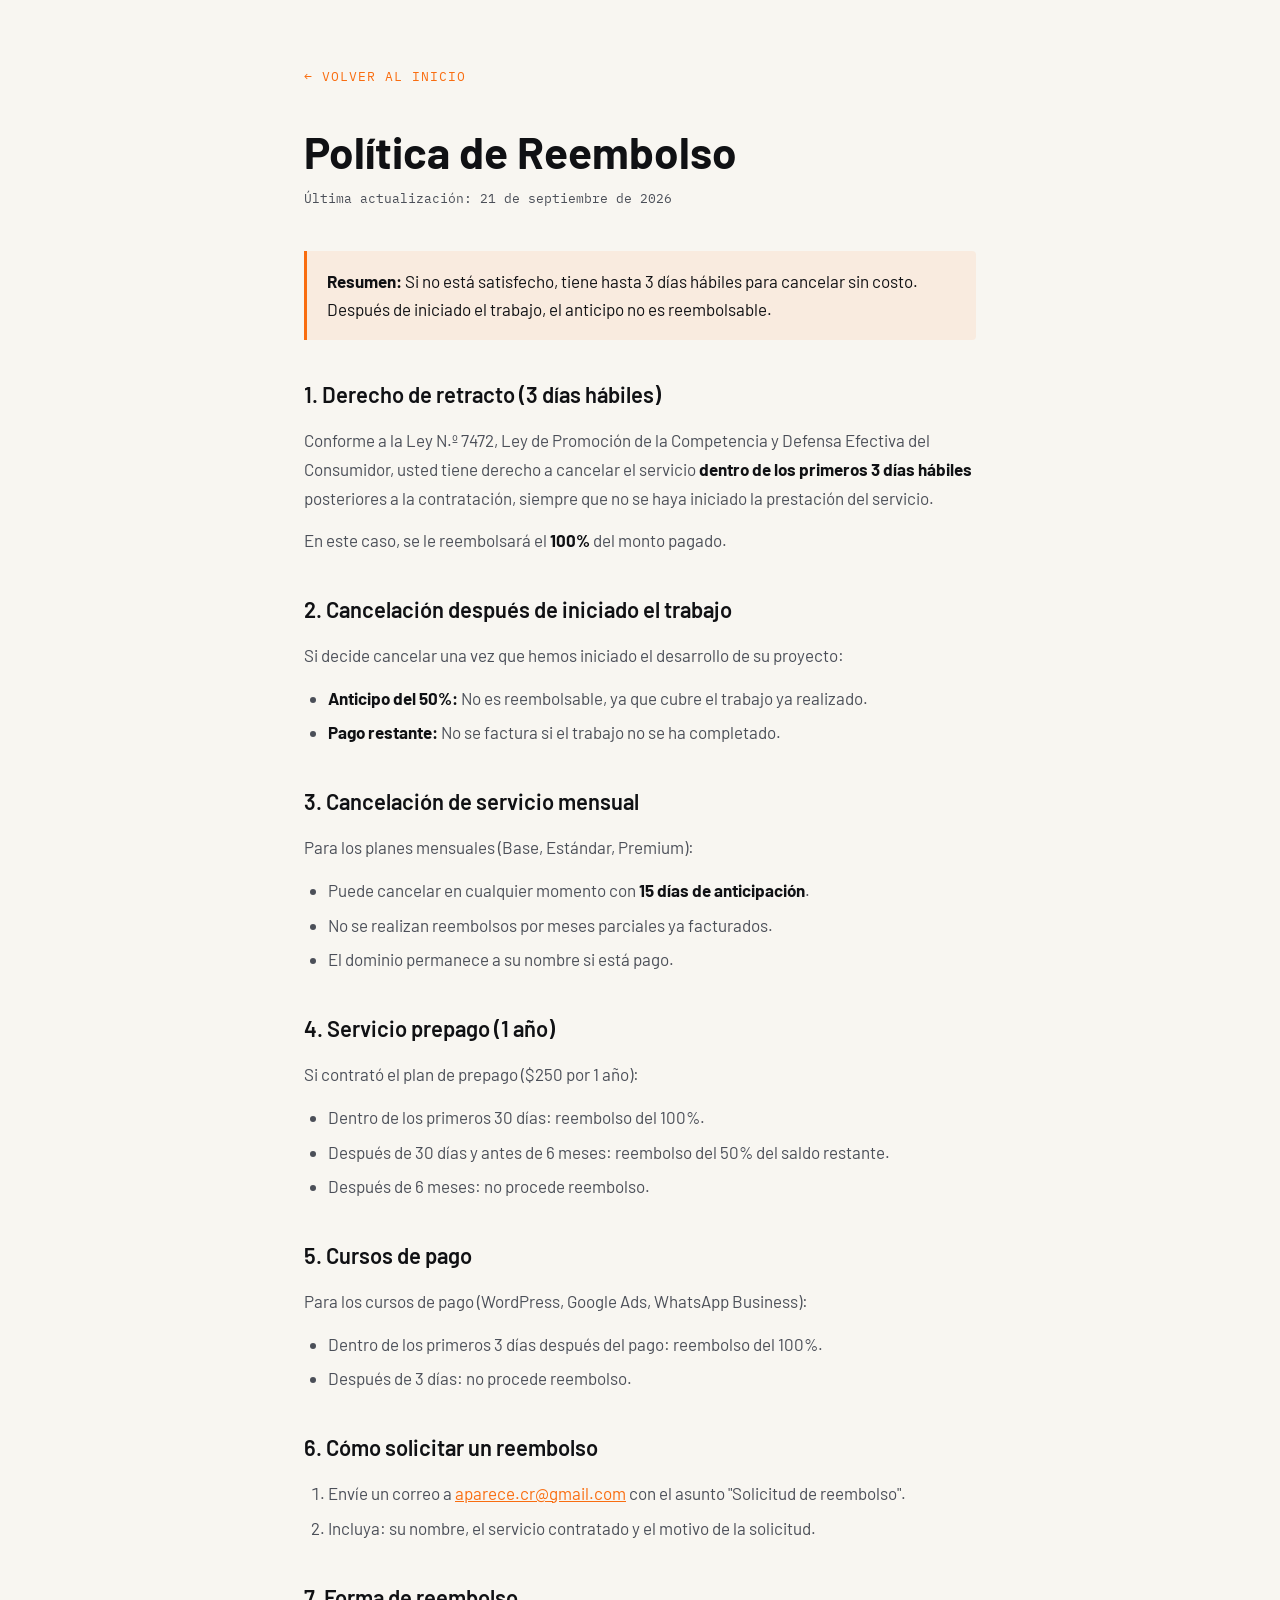
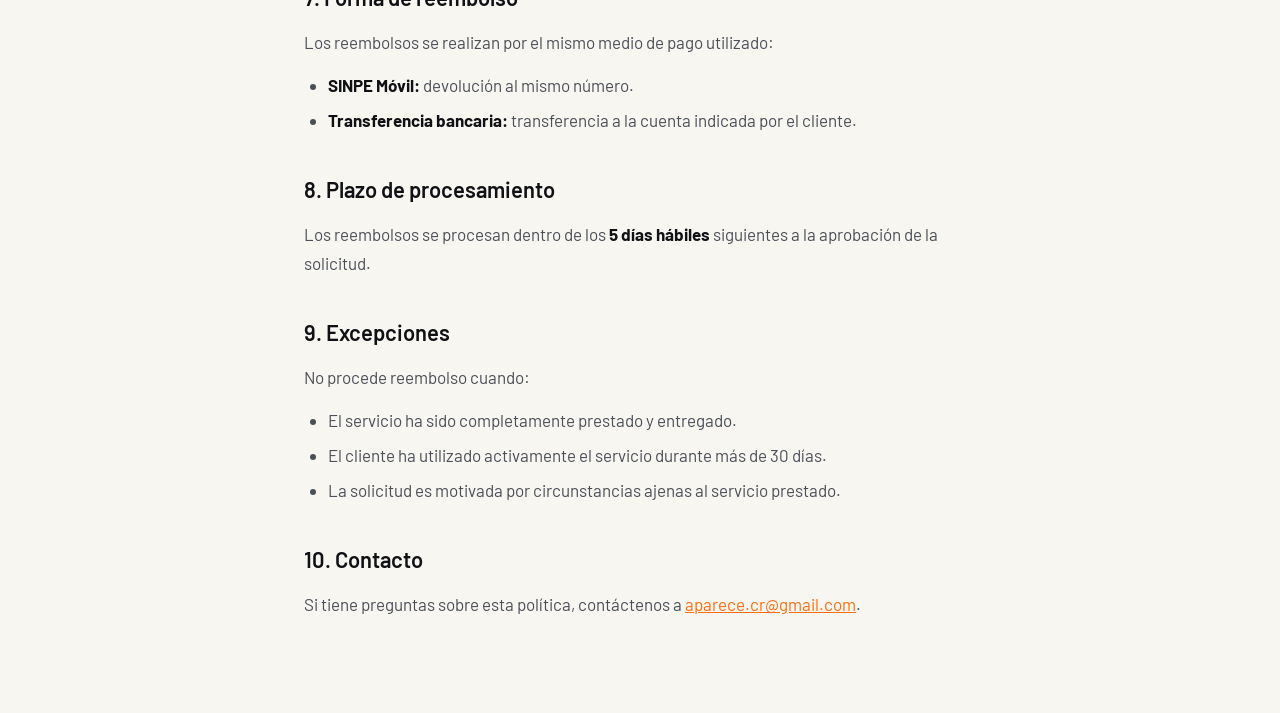
<file: pages/refund-policy.html>
<!DOCTYPE html>
<html lang="es">
<head>
  <meta charset="UTF-8">
  <meta name="viewport" content="width=device-width, initial-scale=1.0">
  <link rel="canonical" href="https://sotonavarrojosue-creator.github.io/aparece-web/pages/refund-policy.html">
  <title>Política de Reembolso — APARECÉ</title>
  <meta name="description" content="Conozca las condiciones de reembolso y cancelación de los servicios de APARECÉ.">
  <link rel="icon" href="data:image/svg+xml,%3Csvg xmlns='http://www.w3.org/2000/svg' viewBox='0 0 64 64'%3E%3Cpath d='M32 2 C14.3 2 0 16.3 0 32 C0 56 32 62 32 62 C32 62 64 56 64 32 C64 16.3 49.7 2 32 2 Z' fill='%23FF5A1F'/%3E%3Ccircle cx='32' cy='32' r='16' fill='%230B0F14'/%3E%3Cpath d='M25 32 L30 37 L39 27' stroke='%23F6F1E7' stroke-width='4' fill='none' stroke-linecap='round' stroke-linejoin='round'/%3E%3C/svg%3E">
  <link rel="preconnect" href="https://fonts.googleapis.com">
  <link rel="preconnect" href="https://fonts.gstatic.com" crossorigin>
  <link href="https://fonts.googleapis.com/css2?family=Barlow:wght@400;500;600&family=IBM+Plex+Mono:wght@400;500&display=swap" rel="stylesheet" media="print" onload="this.media='all'">
  <style>
    :root {
      --carbono: hsl(220 12% 7%);
      --papel: hsl(40 33% 96%);
      --naranja: hsl(24 95% 52%);
      --gris: hsl(220 8% 32%);
      --hairline: hsl(220 10% 82%);
      --body: 'Barlow', 'Helvetica Neue', sans-serif;
      --mono: 'IBM Plex Mono', 'Courier New', monospace;
    }
    * { margin: 0; padding: 0; box-sizing: border-box; }
    body { font-family: var(--body); background: var(--papel); color: var(--carbono); font-size: 17px; line-height: 1.7; }
    .page { max-width: 720px; margin: 0 auto; padding: 60px 24px 80px; }
    .back { display: inline-flex; align-items: center; gap: 6px; font-family: var(--mono); font-size: 13px; letter-spacing: 1px; text-transform: uppercase; color: var(--naranja); text-decoration: none; margin-bottom: 40px; }
    .back:hover { text-decoration: underline; }
    h1 { font-size: clamp(32px, 5vw, 44px); font-weight: 700; line-height: 1.1; margin-bottom: 12px; }
    .updated { font-family: var(--mono); font-size: 13px; color: var(--gris); margin-bottom: 40px; }
    h2 { font-size: 22px; font-weight: 600; margin: 36px 0 12px; }
    p, li { color: var(--gris); }
    p { margin-bottom: 14px; }
    ul, ol { margin: 0 0 14px 24px; }
    li { margin-bottom: 6px; }
    strong { color: var(--carbono); }
    a { color: var(--naranja); }
    .highlight { background: hsl(24 95% 52% / .08); border-left: 3px solid var(--naranja); padding: 16px 20px; margin: 20px 0; border-radius: 0 4px 4px 0; }
    .highlight p { margin-bottom: 0; color: var(--carbono); }
  </style>
</head>
<body>
  <div class="page">
    <a class="back" href="../index.html">← Volver al inicio</a>

    <h1>Política de Reembolso</h1>
    <p class="updated">Última actualización: 21 de septiembre de 2026</p>

    <div class="highlight">
      <p><strong>Resumen:</strong> Si no está satisfecho, tiene hasta 3 días hábiles para cancelar sin costo. Después de iniciado el trabajo, el anticipo no es reembolsable.</p>
    </div>

    <h2>1. Derecho de retracto (3 días hábiles)</h2>
    <p>Conforme a la Ley N.º 7472, Ley de Promoción de la Competencia y Defensa Efectiva del Consumidor, usted tiene derecho a cancelar el servicio <strong>dentro de los primeros 3 días hábiles</strong> posteriores a la contratación, siempre que no se haya iniciado la prestación del servicio.</p>
    <p>En este caso, se le reembolsará el <strong>100%</strong> del monto pagado.</p>

    <h2>2. Cancelación después de iniciado el trabajo</h2>
    <p>Si decide cancelar una vez que hemos iniciado el desarrollo de su proyecto:</p>
    <ul>
      <li><strong>Anticipo del 50%:</strong> No es reembolsable, ya que cubre el trabajo ya realizado.</li>
      <li><strong>Pago restante:</strong> No se factura si el trabajo no se ha completado.</li>
    </ul>

    <h2>3. Cancelación de servicio mensual</h2>
    <p>Para los planes mensuales (Base, Estándar, Premium):</p>
    <ul>
      <li>Puede cancelar en cualquier momento con <strong>15 días de anticipación</strong>.</li>
      <li>No se realizan reembolsos por meses parciales ya facturados.</li>
      <li>El dominio permanece a su nombre si está pago.</li>
    </ul>

    <h2>4. Servicio prepago (1 año)</h2>
    <p>Si contrató el plan de prepago ($250 por 1 año):</p>
    <ul>
      <li>Dentro de los primeros 30 días: reembolso del 100%.</li>
      <li>Después de 30 días y antes de 6 meses: reembolso del 50% del saldo restante.</li>
      <li>Después de 6 meses: no procede reembolso.</li>
    </ul>

    <h2>5. Cursos de pago</h2>
    <p>Para los cursos de pago (WordPress, Google Ads, WhatsApp Business):</p>
    <ul>
      <li>Dentro de los primeros 3 días después del pago: reembolso del 100%.</li>
      <li>Después de 3 días: no procede reembolso.</li>
    </ul>

    <h2>6. Cómo solicitar un reembolso</h2>
    <ol>
      <li>Envíe un correo a <a href="mailto:aparece.cr@gmail.com">aparece.cr@gmail.com</a> con el asunto "Solicitud de reembolso".</li>
      <li>Incluya: su nombre, el servicio contratado y el motivo de la solicitud.</li>
    </ol>

    <h2>7. Forma de reembolso</h2>
    <p>Los reembolsos se realizan por el mismo medio de pago utilizado:</p>
    <ul>
      <li><strong>SINPE Móvil:</strong> devolución al mismo número.</li>
      <li><strong>Transferencia bancaria:</strong> transferencia a la cuenta indicada por el cliente.</li>
    </ul>

    <h2>8. Plazo de procesamiento</h2>
    <p>Los reembolsos se procesan dentro de los <strong>5 días hábiles</strong> siguientes a la aprobación de la solicitud.</p>

    <h2>9. Excepciones</h2>
    <p>No procede reembolso cuando:</p>
    <ul>
      <li>El servicio ha sido completamente prestado y entregado.</li>
      <li>El cliente ha utilizado activamente el servicio durante más de 30 días.</li>
      <li>La solicitud es motivada por circunstancias ajenas al servicio prestado.</li>
    </ul>

    <h2>10. Contacto</h2>
    <p>Si tiene preguntas sobre esta política, contáctenos a <a href="mailto:aparece.cr@gmail.com">aparece.cr@gmail.com</a>.</p>
  </div>
</body>
</html>
</file>
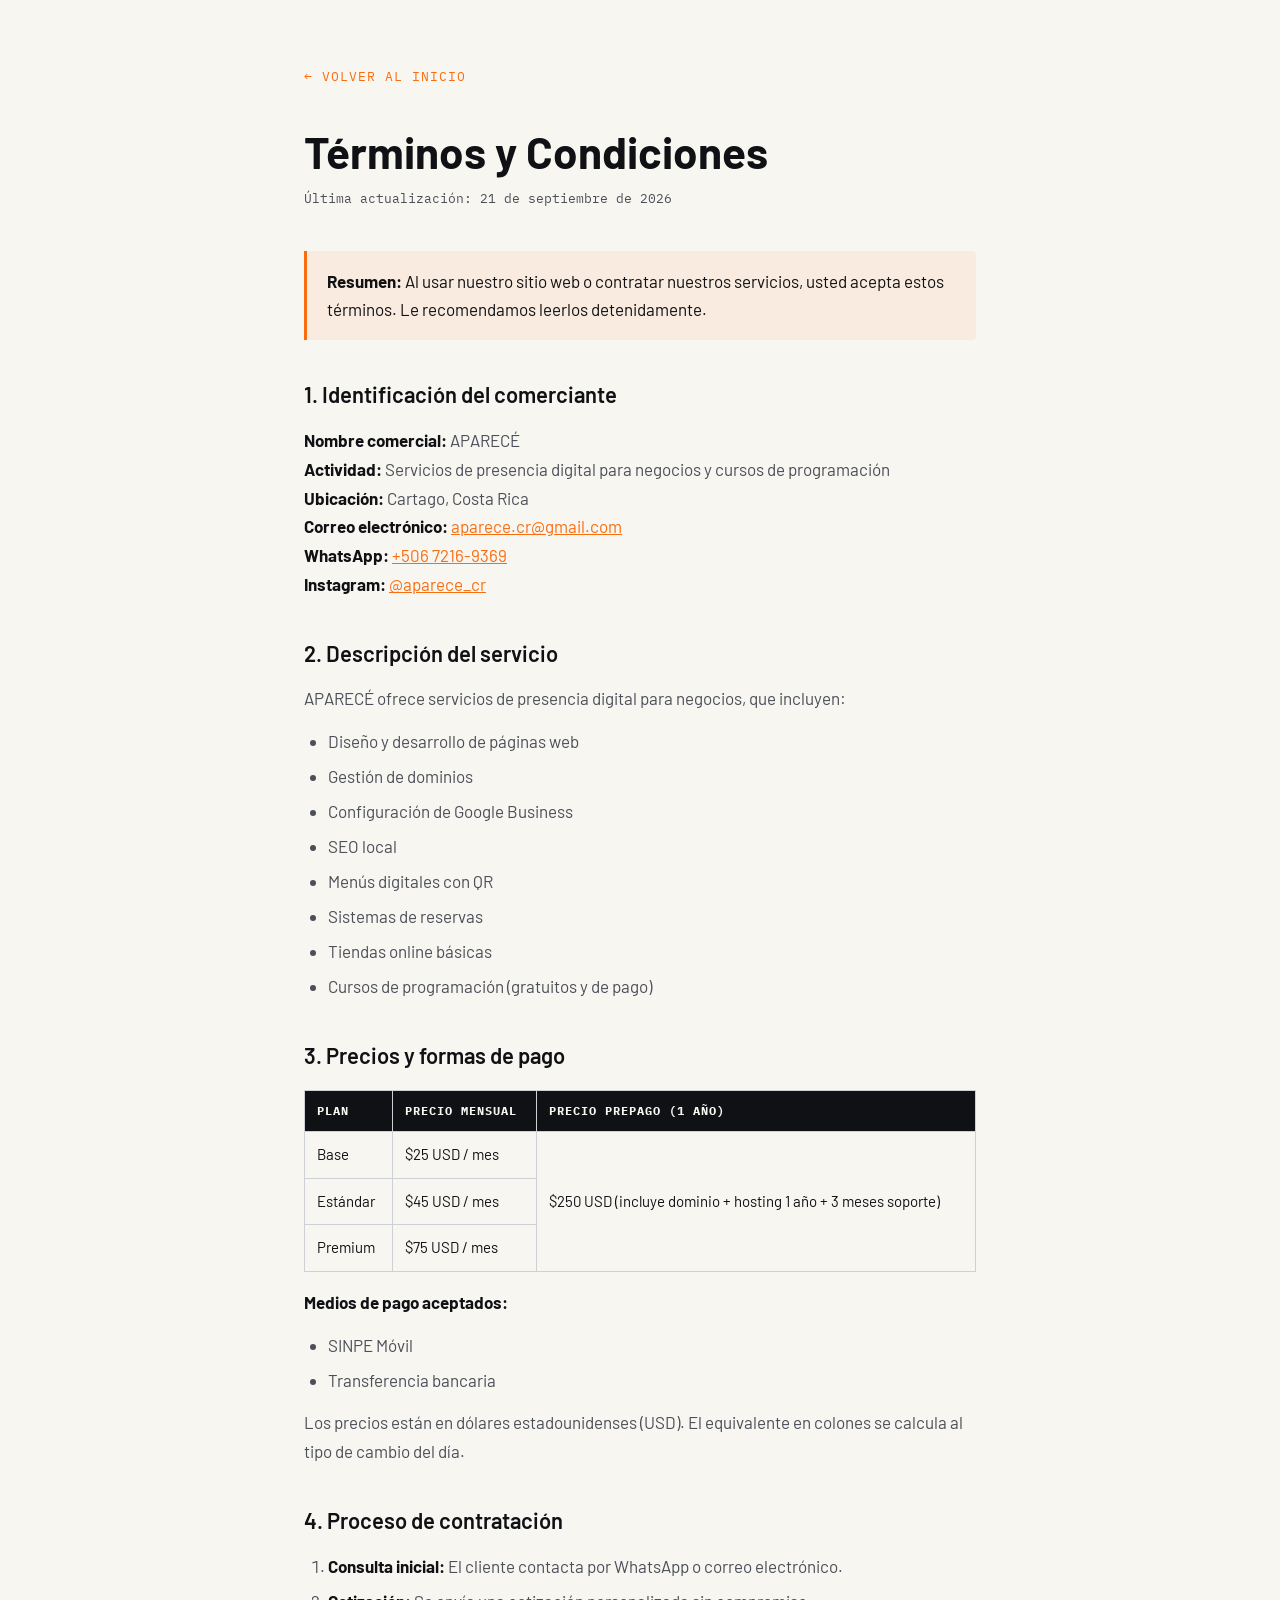
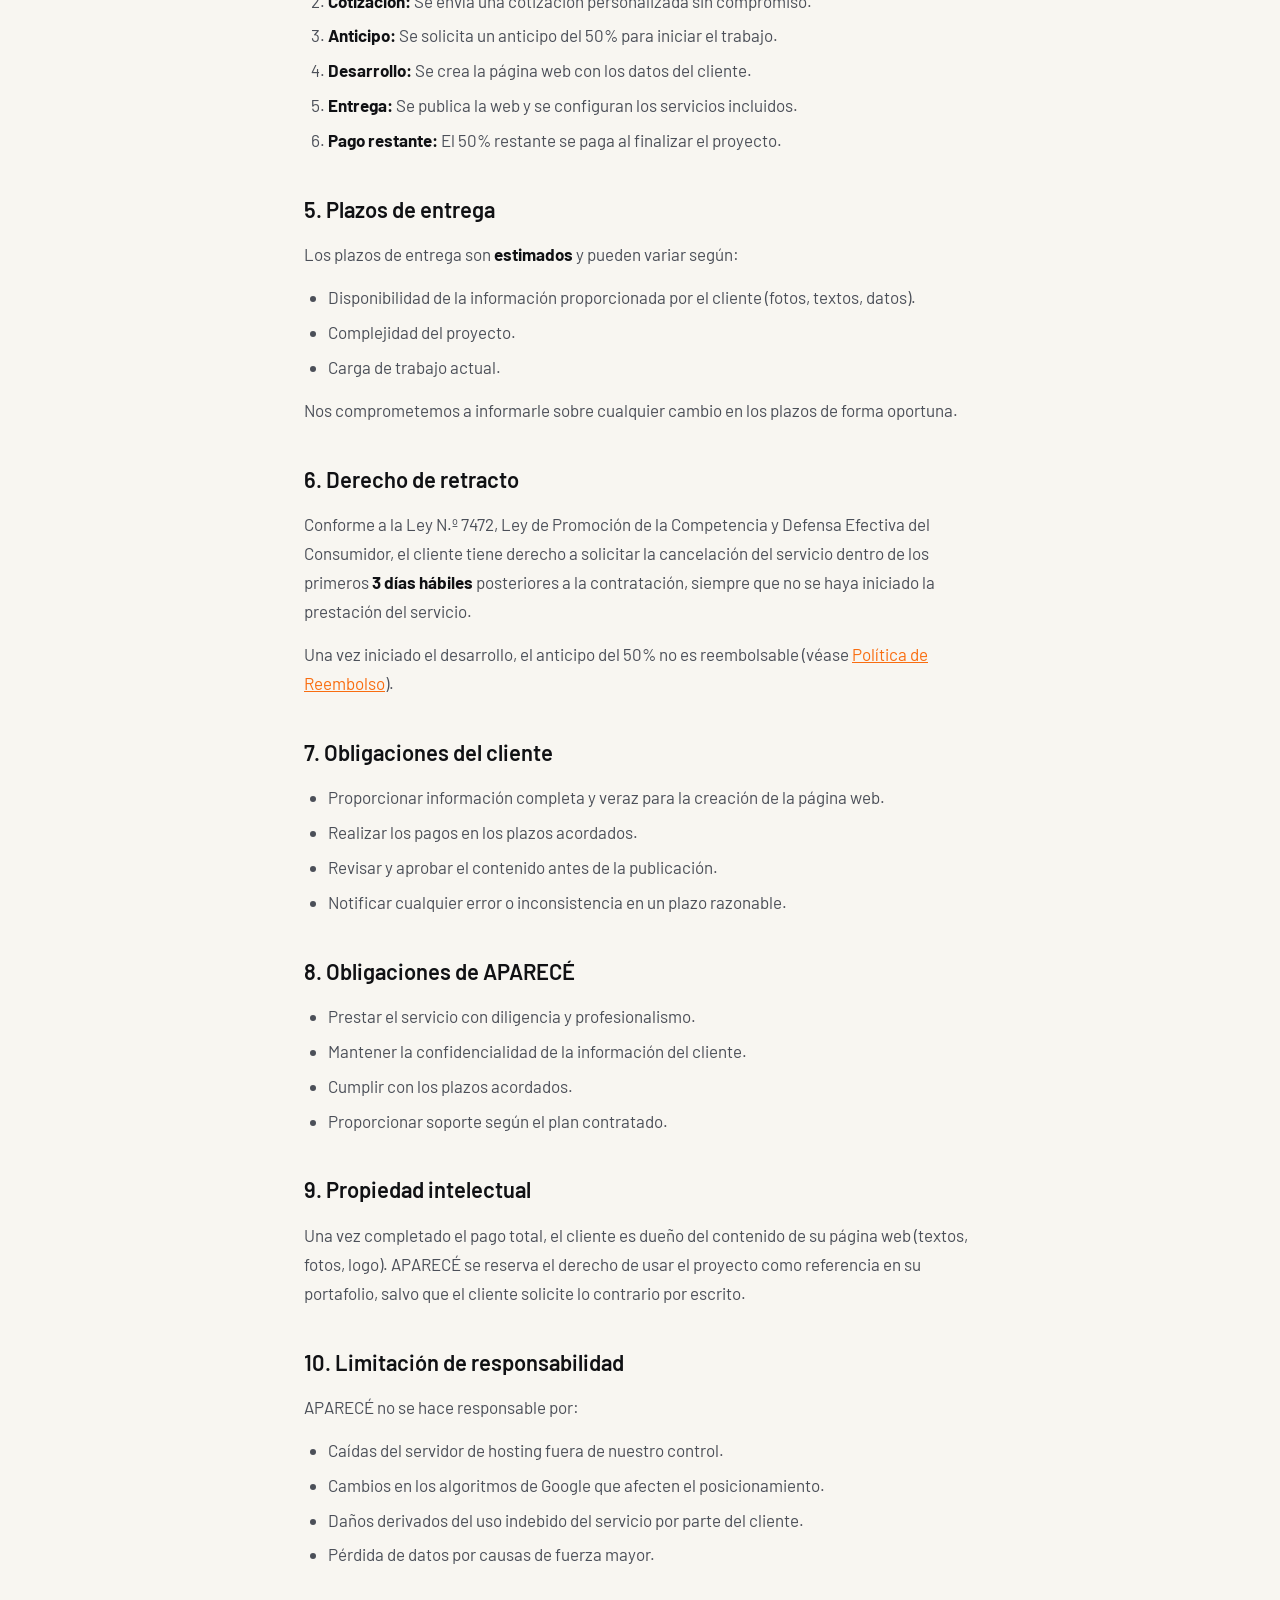
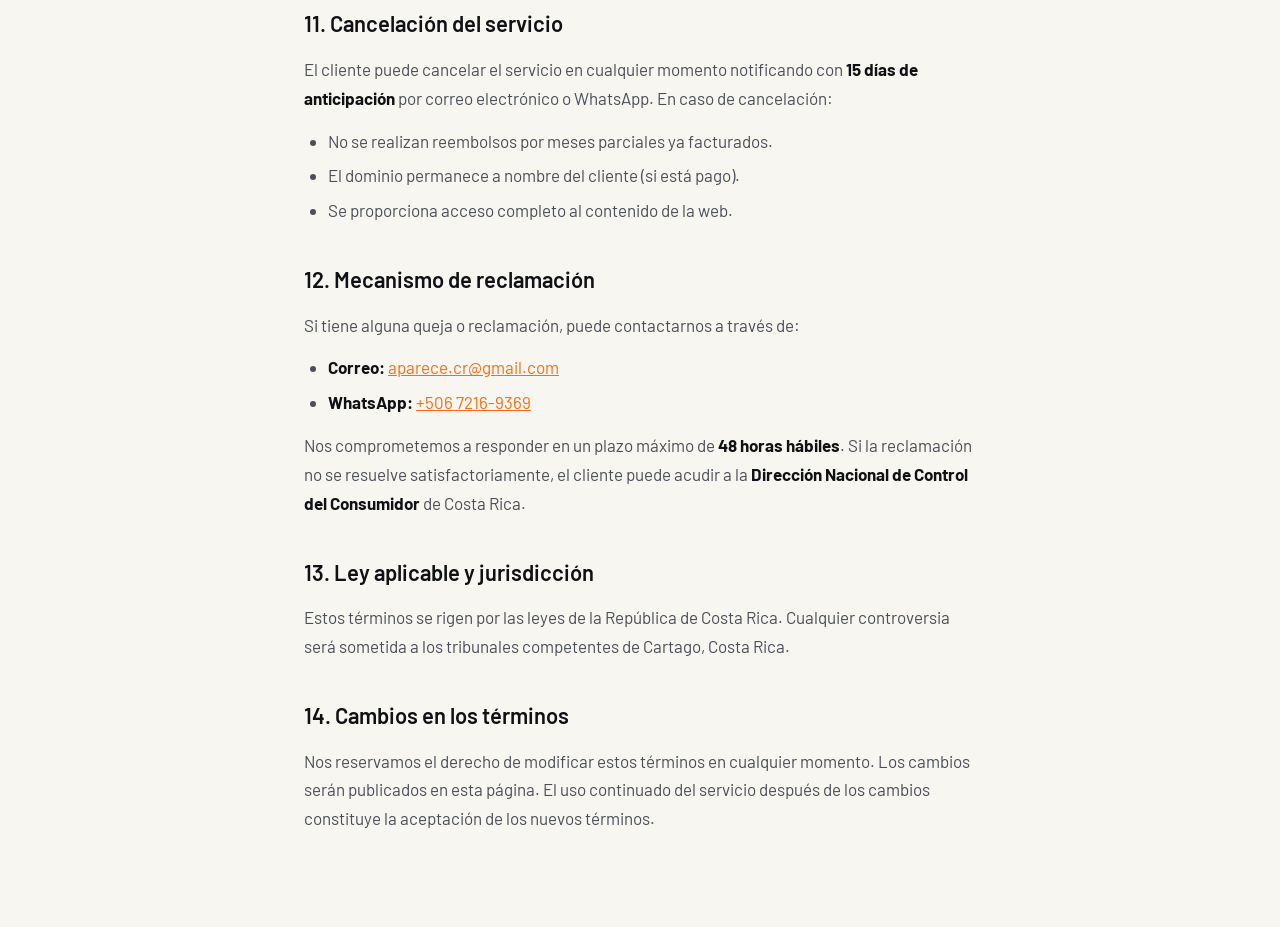
<file: pages/terms-conditions.html>
<!DOCTYPE html>
<html lang="es">
<head>
  <meta charset="UTF-8">
  <meta name="viewport" content="width=device-width, initial-scale=1.0">
  <link rel="canonical" href="https://sotonavarrojosue-creator.github.io/aparece-web/pages/terms-conditions.html">
  <title>Términos y Condiciones — APARECÉ</title>
  <meta name="description" content="Conozca los términos y condiciones de uso y contratación de los servicios de APARECÉ en Costa Rica.">
  <link rel="icon" href="data:image/svg+xml,%3Csvg xmlns='http://www.w3.org/2000/svg' viewBox='0 0 64 64'%3E%3Cpath d='M32 2 C14.3 2 0 16.3 0 32 C0 56 32 62 32 62 C32 62 64 56 64 32 C64 16.3 49.7 2 32 2 Z' fill='%23FF5A1F'/%3E%3Ccircle cx='32' cy='32' r='16' fill='%230B0F14'/%3E%3Cpath d='M25 32 L30 37 L39 27' stroke='%23F6F1E7' stroke-width='4' fill='none' stroke-linecap='round' stroke-linejoin='round'/%3E%3C/svg%3E">
  <link rel="preconnect" href="https://fonts.googleapis.com">
  <link rel="preconnect" href="https://fonts.gstatic.com" crossorigin>
  <link href="https://fonts.googleapis.com/css2?family=Barlow:wght@400;500;600&family=IBM+Plex+Mono:wght@400;500&display=swap" rel="stylesheet" media="print" onload="this.media='all'">
  <style>
    :root {
      --carbono: hsl(220 12% 7%);
      --papel: hsl(40 33% 96%);
      --naranja: hsl(24 95% 52%);
      --gris: hsl(220 8% 32%);
      --hairline: hsl(220 10% 82%);
      --body: 'Barlow', 'Helvetica Neue', sans-serif;
      --mono: 'IBM Plex Mono', 'Courier New', monospace;
    }
    * { margin: 0; padding: 0; box-sizing: border-box; }
    body { font-family: var(--body); background: var(--papel); color: var(--carbono); font-size: 17px; line-height: 1.7; }
    .page { max-width: 720px; margin: 0 auto; padding: 60px 24px 80px; }
    .back { display: inline-flex; align-items: center; gap: 6px; font-family: var(--mono); font-size: 13px; letter-spacing: 1px; text-transform: uppercase; color: var(--naranja); text-decoration: none; margin-bottom: 40px; }
    .back:hover { text-decoration: underline; }
    h1 { font-size: clamp(32px, 5vw, 44px); font-weight: 700; line-height: 1.1; margin-bottom: 12px; }
    .updated { font-family: var(--mono); font-size: 13px; color: var(--gris); margin-bottom: 40px; }
    h2 { font-size: 22px; font-weight: 600; margin: 36px 0 12px; }
    p, li { color: var(--gris); }
    p { margin-bottom: 14px; }
    ul, ol { margin: 0 0 14px 24px; }
    li { margin-bottom: 6px; }
    strong { color: var(--carbono); }
    a { color: var(--naranja); }
    .highlight { background: hsl(24 95% 52% / .08); border-left: 3px solid var(--naranja); padding: 16px 20px; margin: 20px 0; border-radius: 0 4px 4px 0; }
    .highlight p { margin-bottom: 0; color: var(--carbono); }
    table { width: 100%; border-collapse: collapse; margin: 16px 0; }
    th, td { text-align: left; padding: 10px 12px; border: 1px solid var(--hairline); font-size: 15px; }
    th { background: var(--carbono); color: var(--papel); font-family: var(--mono); font-size: 12px; letter-spacing: 1px; text-transform: uppercase; }
  </style>
</head>
<body>
  <div class="page">
    <a class="back" href="../index.html">← Volver al inicio</a>

    <h1>Términos y Condiciones</h1>
    <p class="updated">Última actualización: 21 de septiembre de 2026</p>

    <div class="highlight">
      <p><strong>Resumen:</strong> Al usar nuestro sitio web o contratar nuestros servicios, usted acepta estos términos. Le recomendamos leerlos detenidamente.</p>
    </div>

    <h2>1. Identificación del comerciante</h2>
    <p><strong>Nombre comercial:</strong> APARECÉ<br>
    <strong>Actividad:</strong> Servicios de presencia digital para negocios y cursos de programación<br>
    <strong>Ubicación:</strong> Cartago, Costa Rica<br>
    <strong>Correo electrónico:</strong> <a href="mailto:aparece.cr@gmail.com">aparece.cr@gmail.com</a><br>
    <strong>WhatsApp:</strong> <a href="https://wa.me/50672169369">+506 7216‑9369</a><br>
    <strong>Instagram:</strong> <a href="https://www.instagram.com/aparece_cr" target="_blank" rel="noopener noreferrer">@aparece_cr</a></p>

    <h2>2. Descripción del servicio</h2>
    <p>APARECÉ ofrece servicios de presencia digital para negocios, que incluyen:</p>
    <ul>
      <li>Diseño y desarrollo de páginas web</li>
      <li>Gestión de dominios</li>
      <li>Configuración de Google Business</li>
      <li>SEO local</li>
      <li>Menús digitales con QR</li>
      <li>Sistemas de reservas</li>
      <li>Tiendas online básicas</li>
      <li>Cursos de programación (gratuitos y de pago)</li>
    </ul>

    <h2>3. Precios y formas de pago</h2>
    <table>
      <thead>
        <tr><th>Plan</th><th>Precio mensual</th><th>Precio prepago (1 año)</th></tr>
      </thead>
      <tbody>
        <tr><td>Base</td><td>$25 USD / mes</td><td rowspan="3">$250 USD (incluye dominio + hosting 1 año + 3 meses soporte)</td></tr>
        <tr><td>Estándar</td><td>$45 USD / mes</td></tr>
        <tr><td>Premium</td><td>$75 USD / mes</td></tr>
      </tbody>
    </table>
    <p><strong>Medios de pago aceptados:</strong></p>
    <ul>
      <li>SINPE Móvil</li>
      <li>Transferencia bancaria</li>
    </ul>
    <p>Los precios están en dólares estadounidenses (USD). El equivalente en colones se calcula al tipo de cambio del día.</p>

    <h2>4. Proceso de contratación</h2>
    <ol>
      <li><strong>Consulta inicial:</strong> El cliente contacta por WhatsApp o correo electrónico.</li>
      <li><strong>Cotización:</strong> Se envía una cotización personalizada sin compromiso.</li>
      <li><strong>Anticipo:</strong> Se solicita un anticipo del 50% para iniciar el trabajo.</li>
      <li><strong>Desarrollo:</strong> Se crea la página web con los datos del cliente.</li>
      <li><strong>Entrega:</strong> Se publica la web y se configuran los servicios incluidos.</li>
      <li><strong>Pago restante:</strong> El 50% restante se paga al finalizar el proyecto.</li>
    </ol>

    <h2>5. Plazos de entrega</h2>
    <p>Los plazos de entrega son <strong>estimados</strong> y pueden variar según:</p>
    <ul>
      <li>Disponibilidad de la información proporcionada por el cliente (fotos, textos, datos).</li>
      <li>Complejidad del proyecto.</li>
      <li>Carga de trabajo actual.</li>
    </ul>
    <p>Nos comprometemos a informarle sobre cualquier cambio en los plazos de forma oportuna.</p>

    <h2>6. Derecho de retracto</h2>
    <p>Conforme a la Ley N.º 7472, Ley de Promoción de la Competencia y Defensa Efectiva del Consumidor, el cliente tiene derecho a solicitar la cancelación del servicio dentro de los primeros <strong>3 días hábiles</strong> posteriores a la contratación, siempre que no se haya iniciado la prestación del servicio.</p>
    <p>Una vez iniciado el desarrollo, el anticipo del 50% no es reembolsable (véase <a href="refund-policy.html">Política de Reembolso</a>).</p>

    <h2>7. Obligaciones del cliente</h2>
    <ul>
      <li>Proporcionar información completa y veraz para la creación de la página web.</li>
      <li>Realizar los pagos en los plazos acordados.</li>
      <li>Revisar y aprobar el contenido antes de la publicación.</li>
      <li>Notificar cualquier error o inconsistencia en un plazo razonable.</li>
    </ul>

    <h2>8. Obligaciones de APARECÉ</h2>
    <ul>
      <li>Prestar el servicio con diligencia y profesionalismo.</li>
      <li>Mantener la confidencialidad de la información del cliente.</li>
      <li>Cumplir con los plazos acordados.</li>
      <li>Proporcionar soporte según el plan contratado.</li>
    </ul>

    <h2>9. Propiedad intelectual</h2>
    <p>Una vez completado el pago total, el cliente es dueño del contenido de su página web (textos, fotos, logo). APARECÉ se reserva el derecho de usar el proyecto como referencia en su portafolio, salvo que el cliente solicite lo contrario por escrito.</p>

    <h2>10. Limitación de responsabilidad</h2>
    <p>APARECÉ no se hace responsable por:</p>
    <ul>
      <li>Caídas del servidor de hosting fuera de nuestro control.</li>
      <li>Cambios en los algoritmos de Google que afecten el posicionamiento.</li>
      <li>Daños derivados del uso indebido del servicio por parte del cliente.</li>
      <li>Pérdida de datos por causas de fuerza mayor.</li>
    </ul>

    <h2>11. Cancelación del servicio</h2>
    <p>El cliente puede cancelar el servicio en cualquier momento notificando con <strong>15 días de anticipación</strong> por correo electrónico o WhatsApp. En caso de cancelación:</p>
    <ul>
      <li>No se realizan reembolsos por meses parciales ya facturados.</li>
      <li>El dominio permanece a nombre del cliente (si está pago).</li>
      <li>Se proporciona acceso completo al contenido de la web.</li>
    </ul>

    <h2>12. Mecanismo de reclamación</h2>
    <p>Si tiene alguna queja o reclamación, puede contactarnos a través de:</p>
    <ul>
      <li><strong>Correo:</strong> <a href="mailto:aparece.cr@gmail.com">aparece.cr@gmail.com</a></li>
      <li><strong>WhatsApp:</strong> <a href="https://wa.me/50672169369">+506 7216‑9369</a></li>
    </ul>
    <p>Nos comprometemos a responder en un plazo máximo de <strong>48 horas hábiles</strong>. Si la reclamación no se resuelve satisfactoriamente, el cliente puede acudir a la <strong>Dirección Nacional de Control del Consumidor</strong> de Costa Rica.</p>

    <h2>13. Ley aplicable y jurisdicción</h2>
    <p>Estos términos se rigen por las leyes de la República de Costa Rica. Cualquier controversia será sometida a los tribunales competentes de Cartago, Costa Rica.</p>

    <h2>14. Cambios en los términos</h2>
    <p>Nos reservamos el derecho de modificar estos términos en cualquier momento. Los cambios serán publicados en esta página. El uso continuado del servicio después de los cambios constituye la aceptación de los nuevos términos.</p>
  </div>
</body>
</html>
</file>
<file: css/styles.css>
/* ============================================================
   APARECÉ — Presencia Digital · Costa Rica
   Estilos principales
   ============================================================ */

/* --- Variables globales --- */
:root {
  --carbono:     hsl(220 12% 7%);
  --carbono-2:   hsl(220 10% 13%);
  --carbono-3:   hsl(220 10% 18%);
  --papel:       hsl(40 33% 96%);
  --papel-2:     hsl(40 26% 90%);
  --naranja:     hsl(24 95% 52%);
  --naranja-osc: hsl(24 90% 42%);
  --gris:        hsl(220 8% 32%);
  --gris-claro:  hsl(220 8% 60%);
  --hairline:    hsl(220 10% 82%);
  --verde:       hsl(140 45% 48%);
  --disp: 'Barlow Condensed', 'Arial Narrow', sans-serif;
  --body: 'Barlow', 'Helvetica Neue', sans-serif;
  --mono: 'IBM Plex Mono', 'Courier New', monospace;
  --r-btn: 2px;
  --ease: cubic-bezier(0.22, 1, 0.36, 1);
}

/* --- Reset --- */
*, *::before, *::after { margin: 0; padding: 0; box-sizing: border-box; }
html { scroll-behavior: smooth; }
body {
  font-family: var(--body);
  background: var(--papel);
  color: var(--carbono);
  font-size: 17px;
  line-height: 1.65;
  -webkit-font-smoothing: antialiased;
  -moz-osx-font-smoothing: grayscale;
}
::selection { background: var(--naranja); color: var(--papel); }
:focus-visible { outline: 3px solid var(--naranja); outline-offset: 2px; }
img { max-width: 100%; display: block; }
a { color: inherit; }

/* --- Utilidades --- */
.wrap { max-width: 1160px; margin-inline: auto; padding-inline: 24px; }
.mono { font-family: var(--mono); }
.disp { font-family: var(--disp); }
.idx  { font-family: var(--mono); font-size: 13px; letter-spacing: 2px; color: var(--naranja); }
.lbl  { font-family: var(--mono); font-size: 12px; letter-spacing: 3px; text-transform: uppercase; color: var(--gris); }

/* ============================================================
   HEADER
   ============================================================ */
header {
  position: sticky; top: 0; z-index: 50;
  background: color-mix(in srgb, var(--papel) 88%, transparent);
  backdrop-filter: blur(8px);
  -webkit-backdrop-filter: blur(8px);
  border-bottom: 1px solid var(--hairline);
  transition: box-shadow .3s var(--ease);
}
header.is-scrolled { box-shadow: 0 8px 24px -12px hsl(220 20% 10% / .25); }

.nav {
  display: flex; align-items: center; justify-content: space-between;
  gap: 24px; padding-block: 14px;
}

.brand { display: flex; align-items: center; gap: 10px; text-decoration: none; }
.brand svg { height: 34px; }

/* --- Nav links --- */
.nav-links {
  display: flex; align-items: center; gap: 28px;
  list-style: none;
}
.nav-links a {
  font-family: var(--mono); font-size: 12.5px; letter-spacing: 1.5px;
  text-transform: uppercase; text-decoration: none; color: var(--carbono);
  position: relative;
}
.nav-links a::after {
  content: ''; position: absolute; left: 0; bottom: -4px;
  height: 2px; width: 0; background: var(--naranja);
  transition: width .2s var(--ease);
}
.nav-links a:hover::after { width: 100%; }

/* --- Hamburger button --- */
.hamburger {
  display: none; /* visible solo en móvil via responsive.css */
  flex-direction: column; gap: 5px;
  background: none; border: none; cursor: pointer;
  padding: 8px; z-index: 60;
}
.hamburger span {
  display: block; width: 24px; height: 2px;
  background: var(--carbono); border-radius: 2px;
  transition: transform .3s var(--ease), opacity .2s var(--ease);
}
.hamburger[aria-expanded="true"] span:nth-child(1) {
  transform: translateY(7px) rotate(45deg);
}
.hamburger[aria-expanded="true"] span:nth-child(2) {
  opacity: 0;
}
.hamburger[aria-expanded="true"] span:nth-child(3) {
  transform: translateY(-7px) rotate(-45deg);
}

/* --- Botones --- */
.btn {
  display: inline-flex; align-items: center; gap: 8px;
  font-family: var(--mono); font-size: 13px; letter-spacing: 1.5px;
  text-transform: uppercase; text-decoration: none;
  padding: 12px 22px; border-radius: var(--r-btn);
  border: 1.5px solid var(--carbono); background: var(--carbono); color: var(--papel);
  transition: background .18s var(--ease), color .18s var(--ease), transform .18s var(--ease);
}
.btn:hover {
  background: var(--naranja); border-color: var(--naranja);
  transform: translateY(-2px);
}
.btn.ghost { background: transparent; color: var(--carbono); }
.btn.ghost:hover { background: var(--carbono); color: var(--papel); border-color: var(--carbono); }
.btn-big { font-size: 15px; padding: 16px 30px; }

/* ============================================================
   HERO
   ============================================================ */
.hero { padding: 88px 0 72px; position: relative; overflow: hidden; }
.hero-grid {
  display: grid; grid-template-columns: 5fr 4fr;
  gap: 64px; align-items: center; position: relative; z-index: 1;
}
#dots-bg {
  position: absolute; inset: -10%; width: 120%; height: 120%;
  pointer-events: none; z-index: 0;
}

.kicker { display: flex; align-items: center; gap: 12px; margin-bottom: 22px; }
.kicker-line { width: 44px; height: 2px; background: var(--naranja); }
.kicker-txt  { font-family: var(--mono); font-size: 13px; letter-spacing: 3px; }

.hero h1 {
  font-family: var(--disp); font-weight: 800; text-transform: uppercase;
  font-size: clamp(52px, 7vw, 88px); line-height: 0.95; letter-spacing: 1px;
  text-wrap: balance; margin-bottom: 24px;
}
.hero h1 em { font-style: normal; color: var(--naranja); }
.hero p.lead { font-size: 19px; max-width: 46ch; color: var(--carbono-2); margin-bottom: 34px; }
.hero-ctas { display: flex; gap: 16px; flex-wrap: wrap; }
.hero-note { margin-top: 20px; font-family: var(--mono); font-size: 12px; color: var(--gris); letter-spacing: .5px; }

/* --- Panel de stats --- */
.panel {
  border: 1.5px solid var(--carbono); background: var(--carbono); color: var(--papel);
  padding: 28px 26px; position: relative;
}
.panel::before {
  content: 'APARECÉ · STATS'; position: absolute; top: -11px; left: 18px;
  font-family: var(--mono); font-size: 11px; letter-spacing: 2px; color: var(--carbono);
  background: var(--naranja); padding: 2px 10px;
}
.panel-row {
  display: flex; justify-content: space-between; align-items: baseline;
  padding: 14px 0; border-top: 1px solid hsl(220 10% 30%);
}
.panel-row span:first-child {
  font-family: var(--mono); font-size: 12px; letter-spacing: 1.5px;
  text-transform: uppercase; color: hsl(40 20% 78%);
}
.panel-row span:last-child {
  font-family: var(--disp); font-weight: 700; font-size: 22px; letter-spacing: .5px;
}
.panel-row .ok     { color: hsl(140 50% 55%); }
.panel-row .accent { color: var(--naranja); }

/* ============================================================
   SECCIONES
   ============================================================ */
.sec { padding: 72px 0; }
.sec.dark {
  background: var(--carbono); color: var(--papel);
  position: relative; overflow: hidden;
}
.sec.dark > .wrap { position: relative; z-index: 1; }
.dots-bg {
  position: absolute; inset: 0; width: 100%; height: 100%;
  pointer-events: none; z-index: 0;
}

.sec-head { display: flex; align-items: baseline; gap: 22px; margin-bottom: 40px; }
.sec-head h2 {
  font-family: var(--disp); font-weight: 700; text-transform: uppercase;
  font-size: clamp(34px, 4.5vw, 54px); line-height: 1; letter-spacing: 1px;
}
.sec-head .mono { font-size: 12.5px; letter-spacing: 2px; }

/* ============================================================
   SERVICIOS
   ============================================================ */
.svc-intro { max-width: 52ch; margin-bottom: 48px; }
.svc-intro h3 {
  font-family: var(--disp); font-weight: 700; font-size: 28px;
  text-transform: uppercase; letter-spacing: .5px; margin-bottom: 12px;
}
.svc-intro p { color: var(--gris); max-width: 44ch; }
.svc-cta { margin-top: 24px; }

.svc-cat {
  border: 1.5px solid var(--hairline); padding: 28px 28px 24px;
  margin-bottom: 20px; position: relative;
  transition: border-color .25s var(--ease), box-shadow .25s var(--ease);
}
.svc-cat:hover {
  border-color: var(--naranja);
  box-shadow: 0 8px 32px -8px hsl(24 95% 52% / .12);
}
.svc-cat-head {
  display: flex; align-items: center; gap: 16px; margin-bottom: 20px;
  padding-bottom: 16px; border-bottom: 1px solid var(--hairline);
}
.svc-cat-icon {
  display: flex; align-items: center; justify-content: center;
  width: 48px; height: 48px; border-radius: 2px;
  background: var(--carbono); color: var(--naranja); flex-shrink: 0;
}
.svc-cat-head h4 {
  font-family: var(--disp); font-weight: 700; font-size: 22px;
  text-transform: uppercase; letter-spacing: .5px; margin-bottom: 2px;
}
.svc-cat-desc {
  font-family: var(--mono); font-size: 12px; letter-spacing: 1.5px;
  color: var(--gris); text-transform: uppercase;
}
.svc-cat-items { display: grid; gap: 0; }
.svc-item {
  display: grid; grid-template-columns: 36px 1fr; gap: 12px;
  padding: 14px 0; border-bottom: 1px solid hsl(220 10% 92%);
  align-items: baseline;
}
.svc-item:last-child { border-bottom: none; }
.svc-item-num {
  font-family: var(--mono); font-size: 13px; letter-spacing: 1px;
  color: var(--naranja); font-weight: 500;
}
.svc-item h5 {
  font-family: var(--disp); font-weight: 600; font-size: 17px;
  text-transform: uppercase; letter-spacing: .3px; margin-bottom: 2px;
}
.svc-item p { font-size: 14px; color: var(--gris); line-height: 1.5; }

/* ============================================================
   PORTAFOLIO
   ============================================================ */
.portfolio-grid { display: grid; grid-template-columns: 2fr 1fr; gap: 24px; }
.port-card {
  border: 1.5px solid var(--hairline); padding: 28px; position: relative;
  transition: border-color .2s var(--ease);
}
.port-card:hover { border-color: var(--naranja); }
.port-card.featured {
  grid-row: span 2; border-color: var(--carbono);
  background: var(--carbono); color: var(--papel);
}
.port-card .tag {
  font-family: var(--mono); font-size: 11px; letter-spacing: 2px;
  text-transform: uppercase; color: var(--naranja); margin-bottom: 12px;
}
.port-card h3 {
  font-family: var(--disp); font-weight: 700; font-size: 24px;
  text-transform: uppercase; letter-spacing: .5px; margin-bottom: 8px;
}
.port-card p { font-size: 15px; color: var(--gris); }
.port-card.featured p { color: hsl(40 20% 78%); }
.port-card .meta {
  font-family: var(--mono); font-size: 11px; letter-spacing: 1px;
  color: var(--gris); margin-top: 16px;
}
.port-card.featured .meta { color: hsl(40 20% 68%); }

/* ============================================================
   CURSOS
   ============================================================ */
.courses-grid {
  display: grid; grid-template-columns: 1fr 1fr; gap: 0;
  border: 1.5px solid var(--carbono);
}
.course {
  padding: 32px 28px;
  border-right: 1px solid hsl(220 10% 30%);
  border-bottom: 1px solid hsl(220 10% 30%);
  position: relative; transition: background .2s var(--ease);
}
.course:hover { background: hsl(220 10% 11%); }
.courses-grid .course:nth-child(even) { border-right: none; }
.course:last-child { border-right: none; border-bottom: none; }
.course .course-num {
  font-family: var(--mono); font-size: 11px; letter-spacing: 2px;
  color: var(--naranja); margin-bottom: 10px;
}
.course h3 {
  font-family: var(--disp); font-weight: 700; font-size: 22px;
  text-transform: uppercase; letter-spacing: .5px; margin-bottom: 6px;
}
.course p { font-size: 14.5px; color: hsl(40 20% 78%); line-height: 1.5; }
.course .course-meta {
  font-family: var(--mono); font-size: 11px; letter-spacing: 1px;
  color: var(--gris-claro); margin-top: 14px;
}
.course .course-tag {
  display: inline-block; font-family: var(--mono); font-size: 10px;
  letter-spacing: 1.5px; text-transform: uppercase;
  padding: 3px 8px; border: 1px solid var(--naranja);
  color: var(--naranja); margin-top: 10px;
}

/* ============================================================
   PLANES / PRECIOS
   ============================================================ */
.price-table { width: 100%; border-collapse: collapse; }
.price-table th {
  font-family: var(--disp); font-weight: 700; font-size: 26px;
  letter-spacing: .5px; text-transform: uppercase; text-align: left;
  padding: 14px 10px; background: var(--carbono); color: var(--papel);
  border: 1.5px solid var(--carbono);
}
.price-table td {
  padding: 16px 10px; border: 1px solid var(--hairline);
  vertical-align: top; font-size: 15.5px;
}
.price-table .plan-price {
  font-family: var(--mono); font-size: 26px;
  font-variant-numeric: tabular-nums; color: var(--naranja);
}
.price-table .plan-price small {
  display: block; font-size: 12px; color: var(--gris); letter-spacing: 1px;
}
.price-table td ul { list-style: none; }
.price-table td li { padding: 3px 0; }
.price-table .featured { background: color-mix(in srgb, var(--papel-2) 70%, transparent); }
.price-note {
  margin-top: 18px; font-family: var(--mono); font-size: 12px;
  color: var(--gris); letter-spacing: .5px;
}
.courses-intro {
  max-width: 56ch; margin-bottom: 36px;
  color: hsl(40 20% 78%); font-size: 18px;
}
.form-intro {
  max-width: 48ch; margin-bottom: 8px; color: var(--gris);
}
.course-locked { opacity: .55; pointer-events: none; }
.course-link { text-decoration: none; color: inherit; }
.course-link-last { border-right: none; border-bottom: none; }
.foot-sub { display: block; margin-top: 4px; font-size: 11px; }

/* ============================================================
   PROCESO
   ============================================================ */
.steps {
  display: grid; grid-template-columns: repeat(4, 1fr); gap: 0;
  border: 1.5px solid hsl(220 10% 30%);
}
.step {
  padding: 26px 22px;
  border-right: 1px solid hsl(220 10% 30%);
}
.step:last-child { border-right: none; }
.step .step-num {
  font-family: var(--disp); font-weight: 800; font-size: 44px;
  color: var(--naranja); line-height: 1; margin-bottom: 12px;
}
.step h3 {
  font-family: var(--disp); font-weight: 600; font-size: 20px;
  text-transform: uppercase; letter-spacing: .5px; margin-bottom: 6px;
}
.step p { font-size: 14.5px; color: hsl(40 20% 82%); }

/* ============================================================
   CTA FINAL
   ============================================================ */
.cta-final { text-align: left; padding: 80px 0; }
.cta-final h2 {
  font-family: var(--disp); font-weight: 800; text-transform: uppercase;
  font-size: clamp(40px, 6vw, 72px); line-height: .98; letter-spacing: 1px;
  max-width: 22ch; margin-bottom: 20px;
}
.cta-final h2 em { font-style: normal; color: var(--naranja); }
.cta-final p { max-width: 46ch; margin-bottom: 32px; }

/* ============================================================
   FOOTER
   ============================================================ */
footer {
  border-top: 1.5px solid var(--carbono); padding: 36px 0;
  font-family: var(--mono); font-size: 12px; letter-spacing: 1px;
  text-transform: uppercase; color: var(--gris);
}
.foot { display: flex; justify-content: space-between; gap: 20px; flex-wrap: wrap; }
.foot-links { display: flex; gap: 20px; }
.foot-links a {
  text-decoration: none; color: var(--gris);
  transition: color .2s var(--ease);
}
.foot-links a:hover { color: var(--naranja); }

/* ============================================================
   ANIMACIONES / MOTION
   ============================================================ */
.reveal {
  clip-path: inset(0 0 100% 0);
  animation: clipReveal .8s var(--ease) forwards;
}
@keyframes clipReveal { to { clip-path: inset(0 0 0 0); } }

.slide-in {
  transform: translateX(40px); opacity: 0;
  animation: slideX .7s var(--ease) forwards;
}
@keyframes slideX { to { transform: translateX(0); opacity: 1; } }

.rise {
  transform: translateY(16px); opacity: 0;
  animation: rise .6s var(--ease) forwards;
}
@keyframes rise { to { transform: translateY(0); opacity: 1; } }

.d-1 { animation-delay: .08s; }
.d-2 { animation-delay: .16s; }
.d-3 { animation-delay: .24s; }
.d-4 { animation-delay: .32s; }
.d-5 { animation-delay: .4s; }

/* --- Scroll reveal --- */
[data-reveal] {
  opacity: 0; transform: translateY(22px);
  transition: opacity .7s var(--ease), transform .7s var(--ease);
  transition-delay: var(--rd, 0s);
}
[data-reveal].is-in { opacity: 1; transform: translateY(0); }

/* ============================================================
   COOKIE CONSENT BANNER
   ============================================================ */
.cookie-banner {
  position: fixed; bottom: 0; left: 0; right: 0; z-index: 100;
  background: var(--carbono); color: var(--papel);
  padding: 20px 24px; display: flex; align-items: center;
  justify-content: space-between; gap: 20px; flex-wrap: wrap;
  box-shadow: 0 -4px 24px -8px hsl(220 20% 10% / .3);
  transform: translateY(100%); transition: transform .4s var(--ease);
}
.cookie-banner.is-visible { transform: translateY(0); }
.cookie-banner[hidden] { display: none; }
.cookie-banner p { font-size: 14px; line-height: 1.5; margin: 0; flex: 1; min-width: 280px; }
.cookie-banner a { color: var(--naranja); }
.cookie-actions { display: flex; gap: 10px; flex-shrink: 0; }
.cookie-btn {
  font-family: var(--mono); font-size: 12px; letter-spacing: 1px;
  text-transform: uppercase; padding: 10px 18px; border: 1.5px solid;
  border-radius: var(--r-btn); cursor: pointer; transition: all .2s var(--ease);
}
.cookie-btn.accept { background: var(--naranja); border-color: var(--naranja); color: var(--papel); }
.cookie-btn.accept:hover { background: var(--naranja-osc); border-color: var(--naranja-osc); }
.cookie-btn.reject { background: transparent; border-color: hsl(220 10% 40%); color: hsl(40 20% 78%); }
.cookie-btn.reject:hover { border-color: var(--papel); color: var(--papel); }

/* --- Skip to content --- */
.skip-link {
  position: absolute; top: -100%; left: 16px; z-index: 200;
  background: var(--naranja); color: var(--papel); padding: 12px 20px;
  font-family: var(--mono); font-size: 13px; letter-spacing: 1px;
  text-transform: uppercase; text-decoration: none; border-radius: var(--r-btn);
}
.skip-link:focus { top: 16px; }

/* ============================================================
   CONTACT FORM
   ============================================================ */
.contact-form {
  max-width: 560px; margin-top: 32px;
}
.form-group { margin-bottom: 18px; }
.form-group label {
  display: block; font-family: var(--mono); font-size: 12px;
  letter-spacing: 1.5px; text-transform: uppercase; color: var(--gris);
  margin-bottom: 6px;
}
.form-group input,
.form-group textarea {
  width: 100%; padding: 12px 14px; font-family: var(--body);
  font-size: 16px; color: var(--carbono); background: var(--papel);
  border: 1.5px solid var(--hairline); border-radius: var(--r-btn);
  transition: border-color .2s var(--ease);
}
.form-group input:focus,
.form-group textarea:focus {
  outline: none; border-color: var(--naranja);
}
.form-group textarea { resize: vertical; min-height: 100px; }
.form-consent {
  display: flex; align-items: flex-start; gap: 10px;
  font-size: 14px; color: var(--gris); margin-bottom: 20px;
}
.form-consent input[type="checkbox"] {
  width: 18px; height: 18px; margin-top: 2px; flex-shrink: 0;
  accent-color: var(--naranja);
}
.form-consent a { color: var(--naranja); }
.form-error {
  font-family: var(--mono); font-size: 12px; color: #e74c3c;
  margin-top: 4px; display: none;
}
.form-group.error input,
.form-group.error textarea { border-color: #e74c3c; }
.form-group.error .form-error { display: block; }
.form-consent.error .form-error { display: block; }
.form-consent.error label { color: #e74c3c; }
.form-consent { position: relative; }
.form-success {
  font-family: var(--mono); font-size: 13px; color: var(--verde);
  letter-spacing: .5px; display: none; margin-top: 12px;
}
.form-success.is-visible { display: block; }

/* ============================================================
   PREGUNTAS FRECUENTES
   ============================================================ */
.faq-list { display: flex; flex-direction: column; gap: 10px; max-width: 800px; }
.faq-item {
  border: 1.5px solid var(--carbono); background: var(--papel);
  border-radius: var(--r-btn);
}
.faq-item summary {
  font-family: var(--disp); font-weight: 700; font-size: 20px;
  text-transform: uppercase; letter-spacing: .5px;
  padding: 16px 20px; cursor: pointer; list-style: none;
  position: relative; padding-right: 44px;
  transition: background .2s var(--ease);
}
.faq-item summary::-webkit-details-marker { display: none; }
.faq-item summary::after {
  content: '+'; position: absolute; right: 18px; top: 50%;
  transform: translateY(-50%); font-family: var(--mono);
  font-size: 22px; color: var(--naranja); font-weight: 400;
}
.faq-item[open] summary::after { content: '−'; }
.faq-item summary:hover { background: var(--papel-2); }
.faq-item p {
  padding: 0 20px 18px; font-size: 16px; color: var(--gris);
  line-height: 1.6;
}
.faq-item a { color: var(--naranja); }

/* ============================================================
   EFECTOS INTERACTIVOS (js/fx.js · adaptados de ReactBits)
   ============================================================ */

/* CTA del header: texto completo en desktop, corto en móvil */
.cta-corto { display: none; }

/* Barra de progreso de lectura */
#scroll-progress {
  position: fixed; top: 0; left: 0; right: 0; height: 3px; z-index: 300;
  background: var(--naranja); pointer-events: none;
  transform: scaleX(var(--p, 0)); transform-origin: 0 50%;
}

/* Barrido de brillo sobre el texto (overlay: no oculta las letras) */
.fx-shiny { position: relative; display: inline-block; overflow: hidden; }
.fx-shiny::after {
  content: ""; position: absolute; inset: 0; pointer-events: none;
  background: linear-gradient(110deg, transparent 42%, rgba(255, 255, 255, .95) 50%, transparent 58%);
  transform: translateX(-130%);
  animation: fx-sheen 3.6s cubic-bezier(.4, 0, .2, 1) infinite;
}
@keyframes fx-sheen {
  0% { transform: translateX(-130%); }
  60%, 100% { transform: translateX(130%); }
}

/* Cometa recorriendo el borde de los botones (StarBorder) */
.btn { position: relative; }
.comet-lienzo { position: absolute; pointer-events: none; z-index: 2; }

/* Chispas al hacer click */
.fx-spark-canvas { position: fixed; inset: 0; pointer-events: none; z-index: 400; }

/* Caret de máquina de escribir (data-ciclo) */
.fx-caret { border-right: 2px solid var(--naranja); padding-right: 2px; animation: fx-caret .8s steps(1) infinite; }
@keyframes fx-caret {
  0%, 49% { border-color: var(--naranja); }
  50%, 100% { border-color: transparent; }
}

/* ScrollSpy: resalta el link de la sección visible */
.nav-links a.is-active { color: var(--naranja); }
.nav-links a.is-active::after { width: 100%; }

/* Spotlight: brillo que sigue al cursor dentro de tarjetas */
[data-spotlight] { position: relative; isolation: isolate; }
[data-spotlight]::before {
  content: ""; position: absolute; inset: 0; z-index: -1; pointer-events: none;
  border-radius: inherit; opacity: 0; transition: opacity .3s var(--ease);
  background: radial-gradient(260px circle at var(--mx, 50%) var(--my, 50%), rgba(255, 90, 31, .14), transparent 70%);
}
[data-spotlight]:hover::before { opacity: 1; }
@media (hover: none) { [data-spotlight]::before { display: none; } }

/* Tilt 3D suave de tarjetas */
[data-tilt] { will-change: transform; transform-style: preserve-3d; }

/* Lavado ambiental del documento: halos naranjas muy suaves */
body {
  overflow-x: clip;
  background-image:
    radial-gradient(560px circle at var(--cx, 50%) var(--cy, 28%), hsl(24 95% 52% / .07), transparent 70%),
    radial-gradient(52% 30% at 88% 0%, hsl(24 95% 52% / .055), transparent 62%),
    radial-gradient(46% 26% at 6% 100%, hsl(24 95% 52% / .05), transparent 60%);
  background-attachment: fixed, scroll, scroll;
}
/* Touch no tiene aura (sin cursor): solo los halos estáticos */
@media (hover: none) {
  body {
    background-image:
      radial-gradient(52% 30% at 88% 0%, hsl(24 95% 52% / .055), transparent 62%),
      radial-gradient(46% 26% at 6% 100%, hsl(24 95% 52% / .05), transparent 60%);
  }
}

/* Ticker: banda oscura que acelera con el scroll */
.ticker {
  overflow: hidden; background: var(--carbono);
  border-top: 1.5px solid var(--carbono);
  border-bottom: 1.5px solid var(--carbono);
  padding: 15px 0;
}
.ticker-track {
  display: inline-flex; align-items: center; gap: 36px;
  white-space: nowrap; will-change: transform;
}
.ticker-track span {
  font-family: var(--mono); font-size: 12.5px; letter-spacing: 3px;
  text-transform: uppercase; color: var(--papel);
}
.ticker-track i { font-style: normal; font-size: 10px; color: var(--naranja); }

/* Aurora suave detrás del CTA final */
.cta-final { position: relative; z-index: 0; overflow: hidden; }
.cta-final::before {
  content: ""; position: absolute; z-index: -1; pointer-events: none;
  left: 50%; margin-left: -330px; top: -60px; width: 660px; height: 660px;
  background: radial-gradient(circle, hsl(24 95% 52% / .14), transparent 62%);
  animation: aurora 9s ease-in-out infinite alternate;
}
@keyframes aurora {
  from { transform: scale(1); opacity: .65; }
  to { transform: scale(1.18); opacity: 1; }
}

/* Tabla de precios: resalta la fila bajo el cursor */
.price-table td { transition: background .18s var(--ease); }
.price-table tbody tr:hover td { background: hsl(24 95% 52% / .07); }


/* ============================================================
   IMPACTO VISUAL: blooms, grano, botones vivos, wordmark
   ============================================================ */

/* Halos de color animados detrás del hero */
.hero::before, .hero::after {
  content: ""; position: absolute; z-index: 0; pointer-events: none;
  border-radius: 50%; filter: blur(70px); mix-blend-mode: multiply;
}
.hero::before {
  width: 620px; height: 620px; right: -140px; top: -220px;
  background: radial-gradient(circle, hsl(24 95% 52% / .24), transparent 64%);
  animation: bloom-a 11s ease-in-out infinite alternate;
}
.hero::after {
  width: 480px; height: 480px; left: -160px; bottom: -200px;
  background: radial-gradient(circle, hsl(38 95% 55% / .18), transparent 64%);
  animation: bloom-b 13s ease-in-out infinite alternate;
}
@keyframes bloom-a {
  from { transform: translate3d(0, 0, 0) scale(1); }
  to { transform: translate3d(-50px, 40px, 0) scale(1.16); }
}
@keyframes bloom-b {
  from { transform: translate3d(0, 0, 0) scale(1.1); }
  to { transform: translate3d(60px, -30px, 0) scale(1); }
}

/* Glow animado en secciones oscuras */
.sec.dark::before {
  content: ""; position: absolute; inset: 0; z-index: 0; pointer-events: none;
  background:
    radial-gradient(42% 60% at 12% 8%, hsl(24 95% 52% / .16), transparent 62%),
    radial-gradient(38% 55% at 92% 94%, hsl(24 95% 52% / .11), transparent 62%);
  animation: darkglow 9s ease-in-out infinite alternate;
}
@keyframes darkglow { from { opacity: .55; } to { opacity: 1; } }

/* Grano de película sobre toda la página */
body::after {
  content: ""; position: fixed; inset: 0; z-index: 2; pointer-events: none; opacity: .05;
  background-image: url("data:image/svg+xml,%3Csvg xmlns='http://www.w3.org/2000/svg' width='160' height='160'%3E%3Cfilter id='n'%3E%3CfeTurbulence type='fractalNoise' baseFrequency='0.85' numOctaves='2' stitchTiles='stitch'/%3E%3C/filter%3E%3Crect width='160' height='160' filter='url(%23n)'/%3E%3C/svg%3E");
}

/* Wordmark gigante detrás del CTA final */
.cta-final::after {
  content: "APARECÉ"; position: absolute; z-index: -1; right: -24px; bottom: -56px;
  font-family: var(--disp); font-weight: 800; line-height: .8; letter-spacing: 2px;
  font-size: clamp(120px, 17vw, 230px); color: transparent;
  -webkit-text-stroke: 1.5px hsl(24 95% 52% / .28);
  pointer-events: none; user-select: none;
}

/* Botones primarios: gradiente que se desplaza + barrido de brillo */
.btn:not(.ghost) {
  background-image: linear-gradient(120deg, var(--carbono) 0%, hsl(24 35% 16%) 45%, var(--carbono) 100%);
  background-size: 220% 100%;
  transition: background-position .55s var(--ease), transform .25s var(--ease),
              border-color .2s, color .2s, box-shadow .3s var(--ease);
}
.btn:not(.ghost):hover {
  background-position: 100% 0;
  box-shadow: 0 12px 26px -12px hsl(24 95% 52% / .5);
}
.btn::before {
  content: ""; position: absolute; inset: 0; z-index: 1; pointer-events: none;
  border-radius: inherit;
  background: linear-gradient(115deg, transparent 40%, rgba(255, 255, 255, .22) 50%, transparent 60%);
  background-size: 240% 100%; background-position: 130% 0;
  transition: background-position .65s var(--ease);
}
.btn:hover::before, .btn:focus-visible::before { background-position: -40% 0; }

/* Ghost: relleno que barre desde la izquierda */
.btn.ghost {
  background-color: transparent;
  background-image: linear-gradient(var(--carbono), var(--carbono));
  background-size: 0% 100%; background-repeat: no-repeat;
  transition: background-size .35s var(--ease), color .2s, border-color .2s;
}
.btn.ghost:hover { background-size: 100% 100%; }


/* ============================================================
   FONDO VIVO: malla interactiva + parallax de blooms
   ============================================================ */

/* Lienzo de malla de puntos que responde al cursor */
.sec[data-mesh] { position: relative; }
.sec[data-mesh] > .wrap { position: relative; z-index: 1; }
.mesh-lienzo {
  position: absolute; inset: 0; width: 100%; height: 100%;
  z-index: 0; pointer-events: none;
}

/* Los blooms del hero derivan con el cursor (translate no pisa la animación) */
.hero::before, .hero::after {
  translate: calc((var(--cx, 50%) - 50%) * .22) calc((var(--cy, 28%) - 50%) * .14);
}

/* --- Reduced motion --- */
@media (prefers-reduced-motion: reduce) {
  *, *::before, *::after {
    animation: none !important; transition: none !important;
    transform: none !important; opacity: 1 !important; clip-path: none !important;
  }
  html { scroll-behavior: auto; }
}

/* Excepciones del bloque RM (los efectos de arriba):
   la barra de progreso es informativa → sigue funcionando;
   el sheen y el spotlight se ocultan para no dejar restos estáticos. */
@media (prefers-reduced-motion: reduce) {
  #scroll-progress { transform: scaleX(var(--p, 0)) !important; }
  .fx-shiny::after { display: none; }
  [data-spotlight]::before { display: none; }
  body::after { opacity: .045 !important; }
}
</file>
<file: css/responsive.css>
/* ============================================================
   APARECÉ — Responsive breakpoints
   ============================================================ */

/* --- Laptop chica / tablet ancha (≤1160px): el hero recupera su padding --- */
@media (max-width: 1160px) {
  .hero { padding-inline: 24px; }
}

/* --- Tablet (≤900px) --- */
@media (max-width: 900px) {
  /* Hero */
  .hero-grid { grid-template-columns: 1fr; gap: 40px; }
  .hero { padding: 56px 24px 48px; }

  /* Nav: hamburger visible, links ocultos */
  .hamburger { display: flex; order: 3; }
  .nav { gap: 12px; }
  .nav > .btn { order: 2; margin-left: auto; }

  .nav-links {
    display: none;
    position: absolute; top: 100%; left: 0; right: 0;
    flex-direction: column; align-items: stretch; gap: 0;
    background: var(--papel); border-bottom: 1.5px solid var(--hairline);
    padding: 8px 0; box-shadow: 0 12px 24px -8px hsl(220 20% 10% / .15);
  }
  .nav-links.is-open { display: flex; }
  .nav-links li { list-style: none; }
  .nav-links a {
    display: block; padding: 14px 24px;
    border-bottom: 1px solid hsl(220 10% 92%);
    font-size: 14px;
  }
  .nav-links a::after { display: none; }
  .nav-links a:hover { background: hsl(220 10% 96%); }

  /* Proceso + Cursos */
  .steps, .courses-grid { grid-template-columns: 1fr 1fr; }
  .step:nth-child(2), .course:nth-child(2) { border-right: none; }
  .step:nth-child(-n+2), .course:nth-child(-n+2) { border-bottom: 1px solid hsl(220 10% 30%); }
  .course:nth-child(3) { border-right: 1px solid hsl(220 10% 30%); }
  .course:nth-child(4) { border-right: none; }
  .course:nth-child(-n+4):not(:nth-child(-n+2)) { border-bottom: 1px solid hsl(220 10% 30%); }
  .course:nth-child(5) { border-right: 1px solid hsl(220 10% 30%); }
  .course:nth-child(6) { border-right: none; }

  /* Portafolio */
  .portfolio-grid { grid-template-columns: 1fr; gap: 40px; }
  .port-card.featured { grid-row: auto; }

  /* Hero: blooms contenidos en pantallas chicas */
  .hero::before { width: 380px; height: 380px; right: -180px; top: -160px; }
  .hero::after { display: none; }
}

/* --- Mobile (≤560px) --- */
@media (max-width: 560px) {
  /* Header compacto: marca + CTA + hamburguesa caben en 360-390px */
  .nav { gap: 10px; }
  .brand svg { height: 27px; }
  .nav .btn { padding: 10px 13px; font-size: 11px; letter-spacing: .4px; white-space: nowrap; }
  .nav .cta-largo { display: none; }
  .nav .cta-corto { display: inline; }

  .steps, .courses-grid { grid-template-columns: 1fr; }
  .step, .course {
    border-right: none !important;
    border-bottom: 1px solid hsl(220 10% 30%);
  }
  .step:last-child, .course:last-child { border-bottom: none; }
  body { font-size: 16px; }

  /* Footer apilado */
  .foot { flex-direction: column; align-items: center; text-align: center; gap: 12px; }
  .foot-links { justify-content: center; }

  /* Cookie banner responsive */
  .cookie-banner { flex-direction: column; text-align: center; }
  .cookie-actions { justify-content: center; }

  /* CTA final centrado */
  .cta-final { text-align: center; }
  .cta-final h2 { margin-inline: auto; }
}
</file>
<file: css/shape-waves.css>
/* ============================================================
   ShapeWaves — fondo WebGPU (React Bits)
   ============================================================ */
.shape-waves {
  position: relative;
  width: 100%;
  height: 100%;
  overflow: hidden;
  pointer-events: none;
  isolation: isolate;
}

.shape-waves__canvas {
  position: absolute;
  inset: 0;
  display: block;
  width: 100%;
  height: 100%;
  opacity: 0;
  transition: opacity 600ms cubic-bezier(0.22, 1, 0.36, 1);
  pointer-events: none;
}

.shape-waves[data-ready='true'] .shape-waves__canvas {
  opacity: 1;
}

@media (prefers-reduced-motion: reduce) {
  .shape-waves__canvas {
    transition: none;
  }
}

/* Host absoluto dentro de la sección */
.sw-host {
  position: absolute;
  inset: 0;
  z-index: 0;
  overflow: hidden;
  pointer-events: none;
}

/* Fallback cuando no hay WebGPU (wordmark + dots canvas) */
.sw-host.sw-failed > .shape-waves {
  display: none;
}

.sw-host.sw-failed .brand-bg__canvas {
  display: block;
}

/* Wordmark CSS de último recurso */
.sw-fb-word {
  position: absolute;
  inset: 0;
  display: flex;
  align-items: center;
  justify-content: center;
  font-family: 'Barlow Condensed', 'Arial Narrow', sans-serif;
  font-weight: 700;
  font-size: clamp(4rem, 18vw, 14rem);
  letter-spacing: 0.04em;
  color: transparent;
  -webkit-text-stroke: 1.5px rgba(138, 132, 122, 0.5);
  pointer-events: none;
  user-select: none;
}

.sw-host[data-theme='dark'] .sw-fb-word {
  -webkit-text-stroke: 1.5px rgba(154, 154, 154, 0.45);
}

.sw-host[data-theme='light'] .sw-fb-word {
  -webkit-text-stroke: 1.5px rgba(17, 19, 24, 0.22);
}


/* Contenido siempre encima */
.hero-grid,
.sec.dark > .wrap,
.sec.dark .sec-head {
  position: relative;
  z-index: 1;
}
</file>
